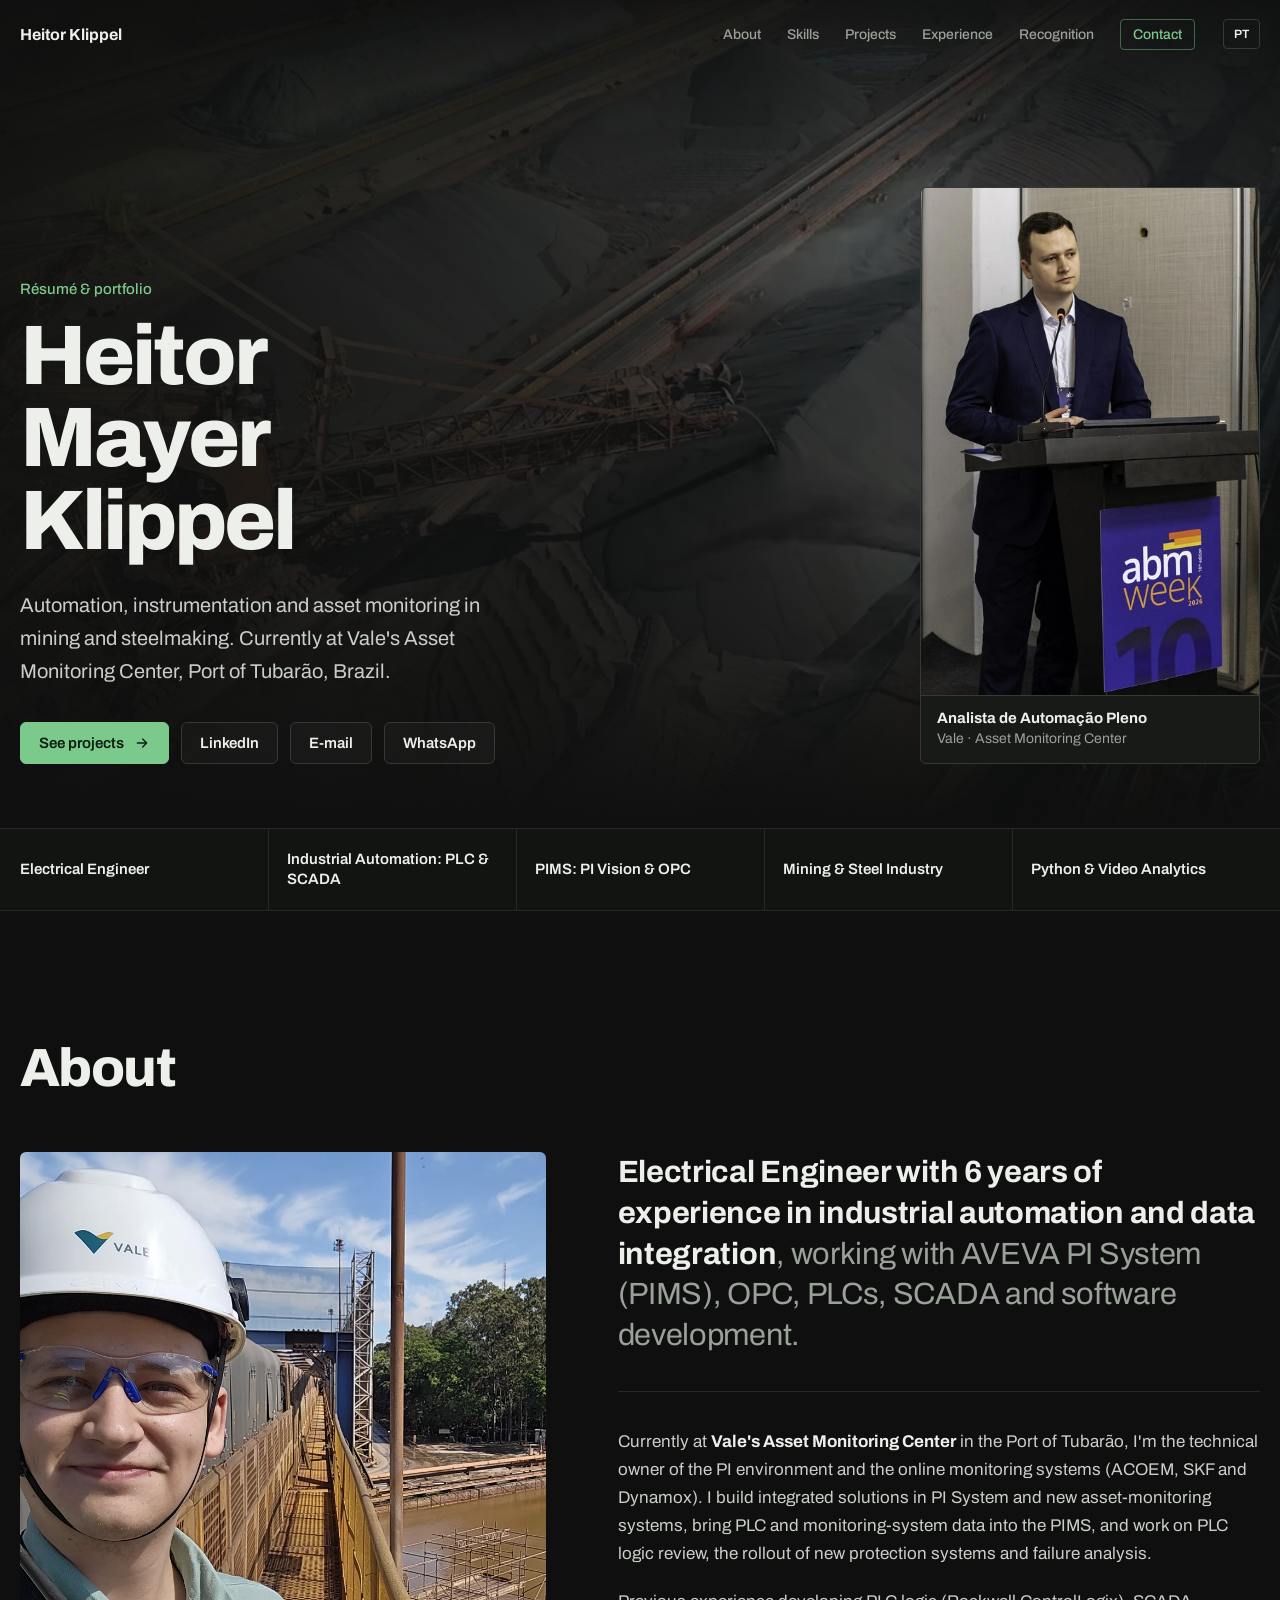
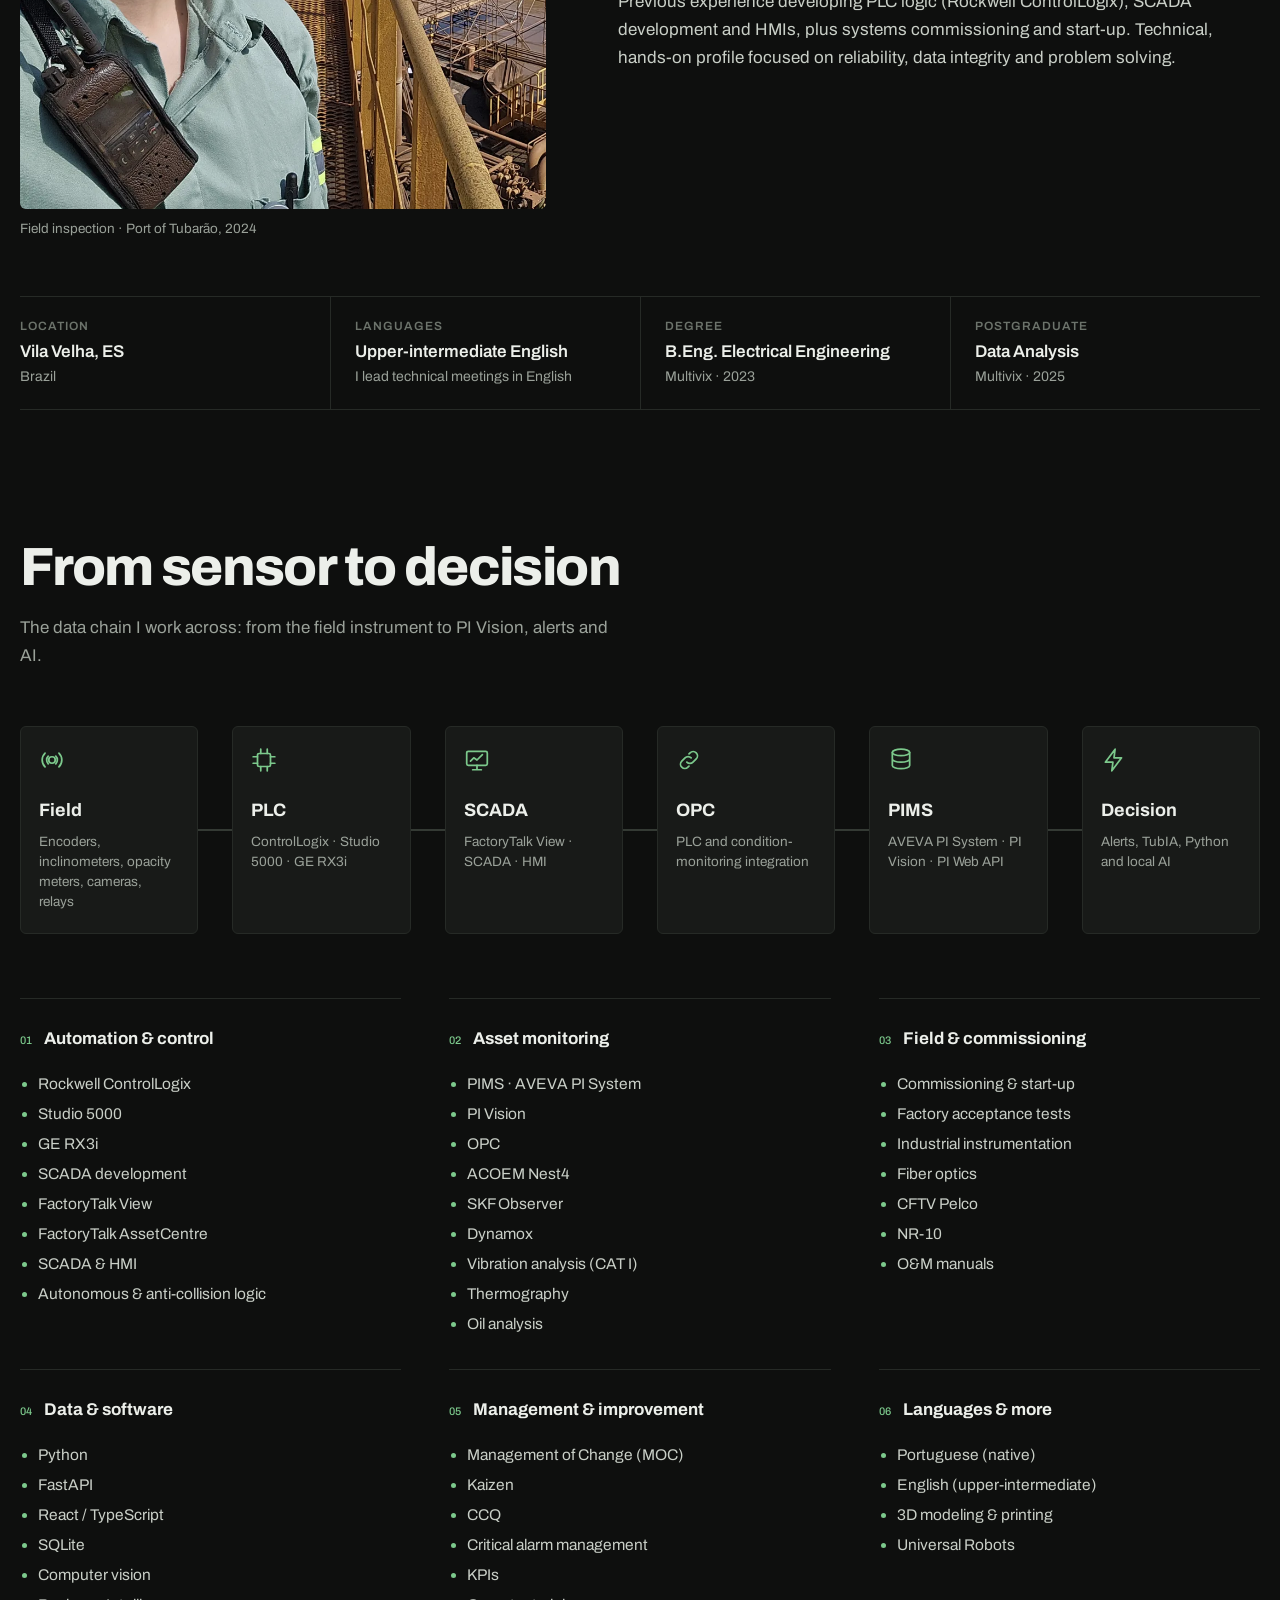
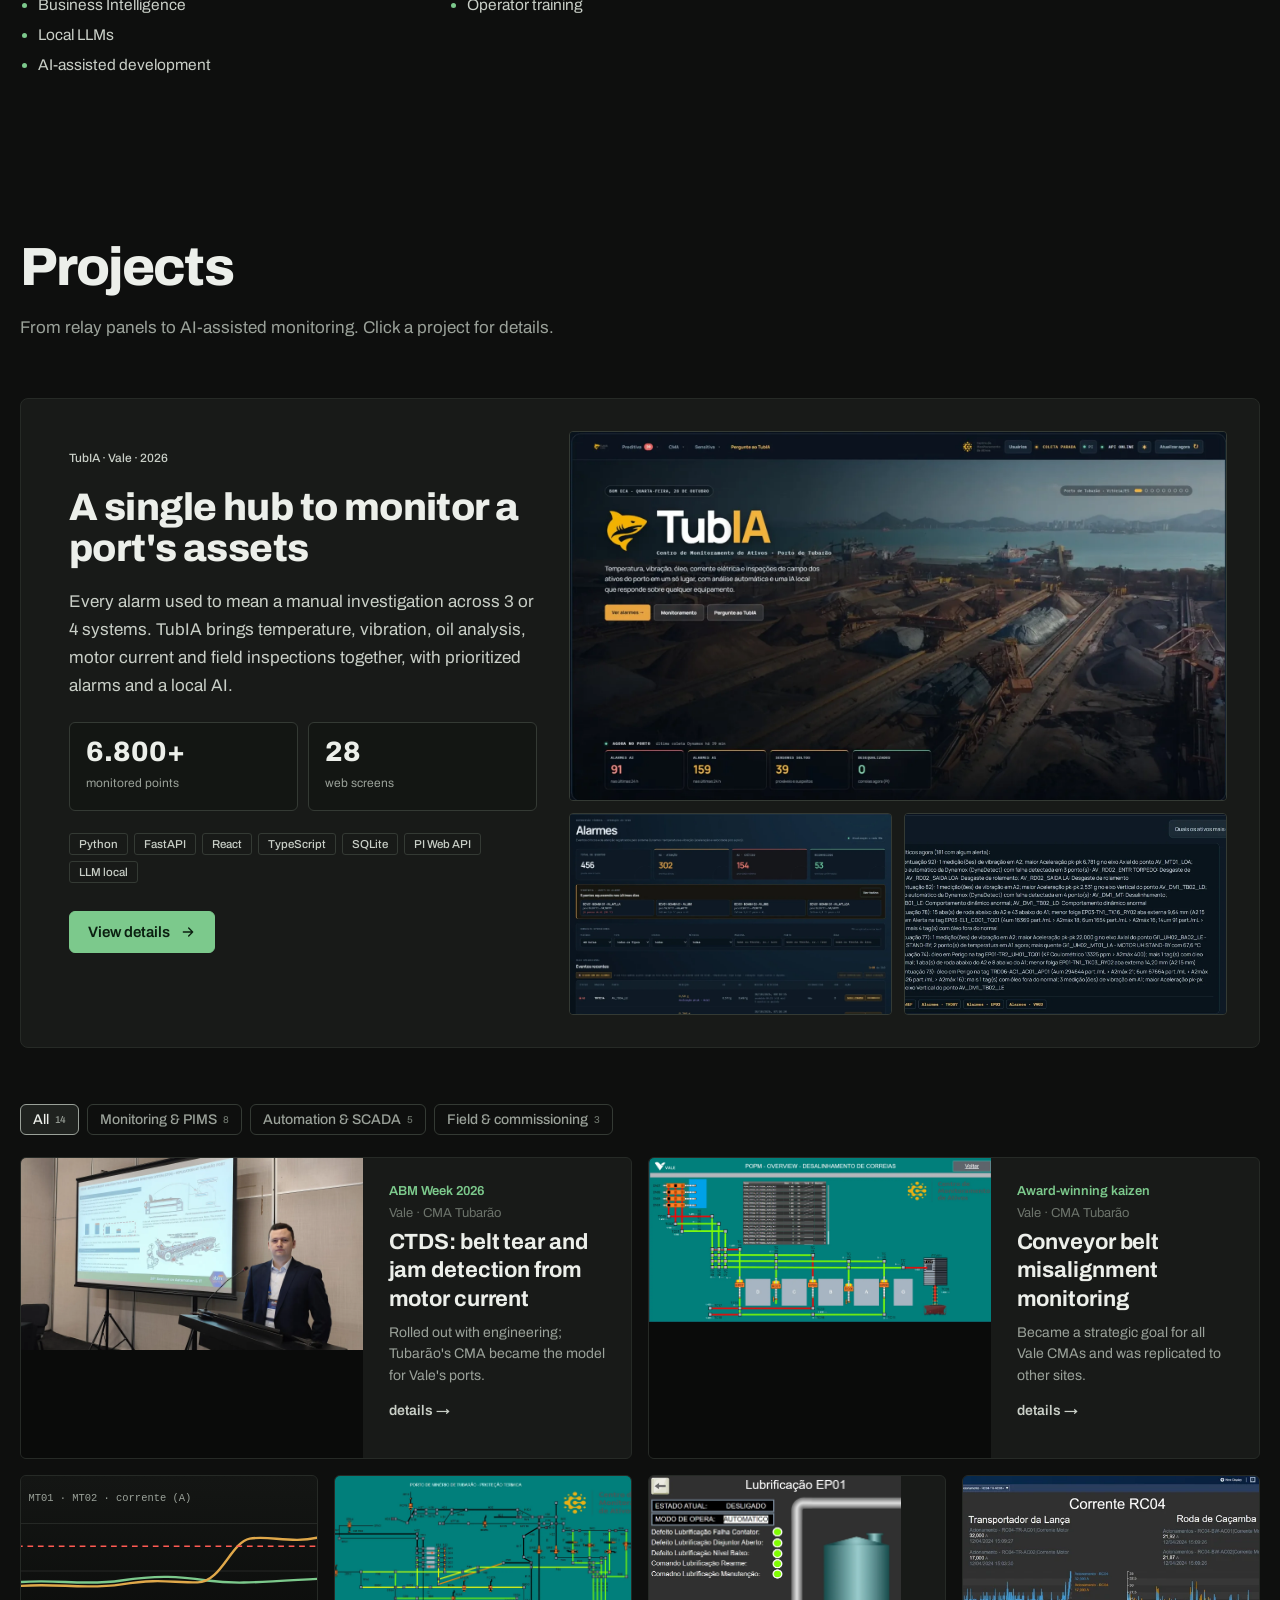
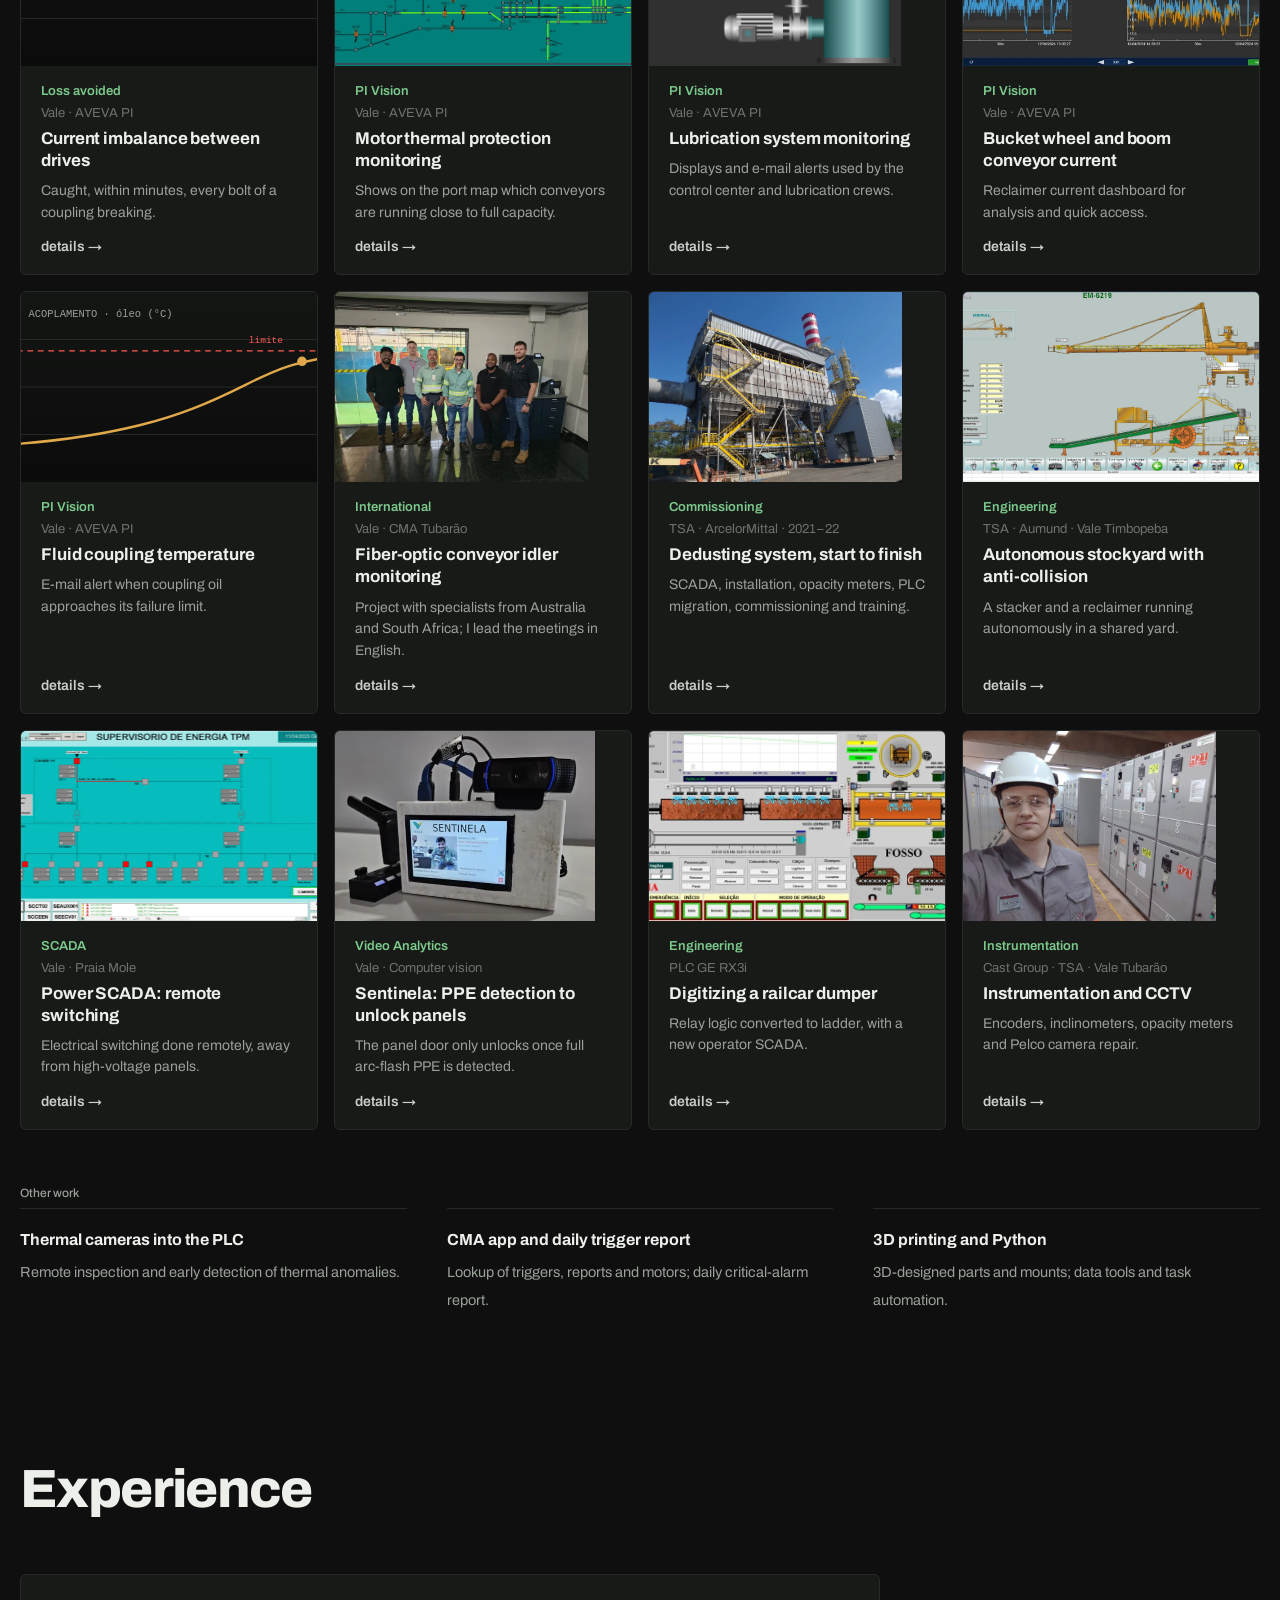
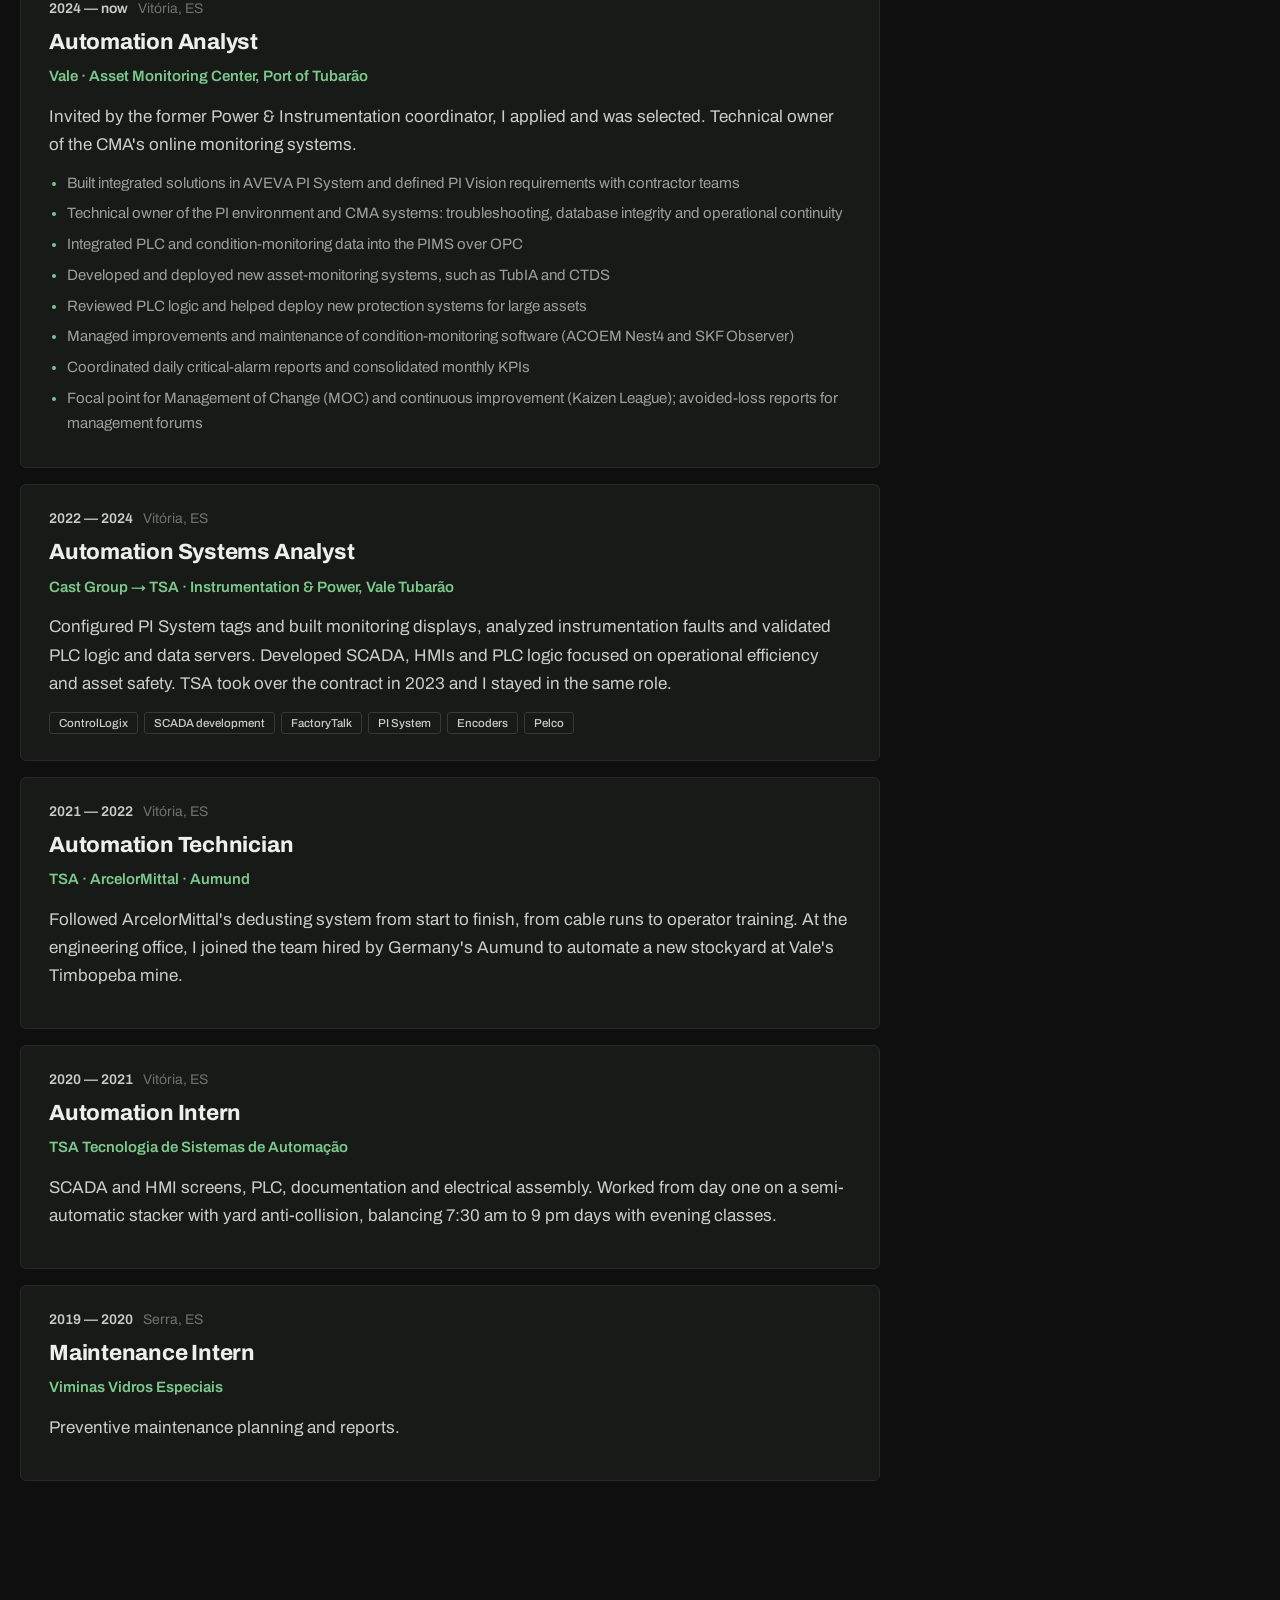
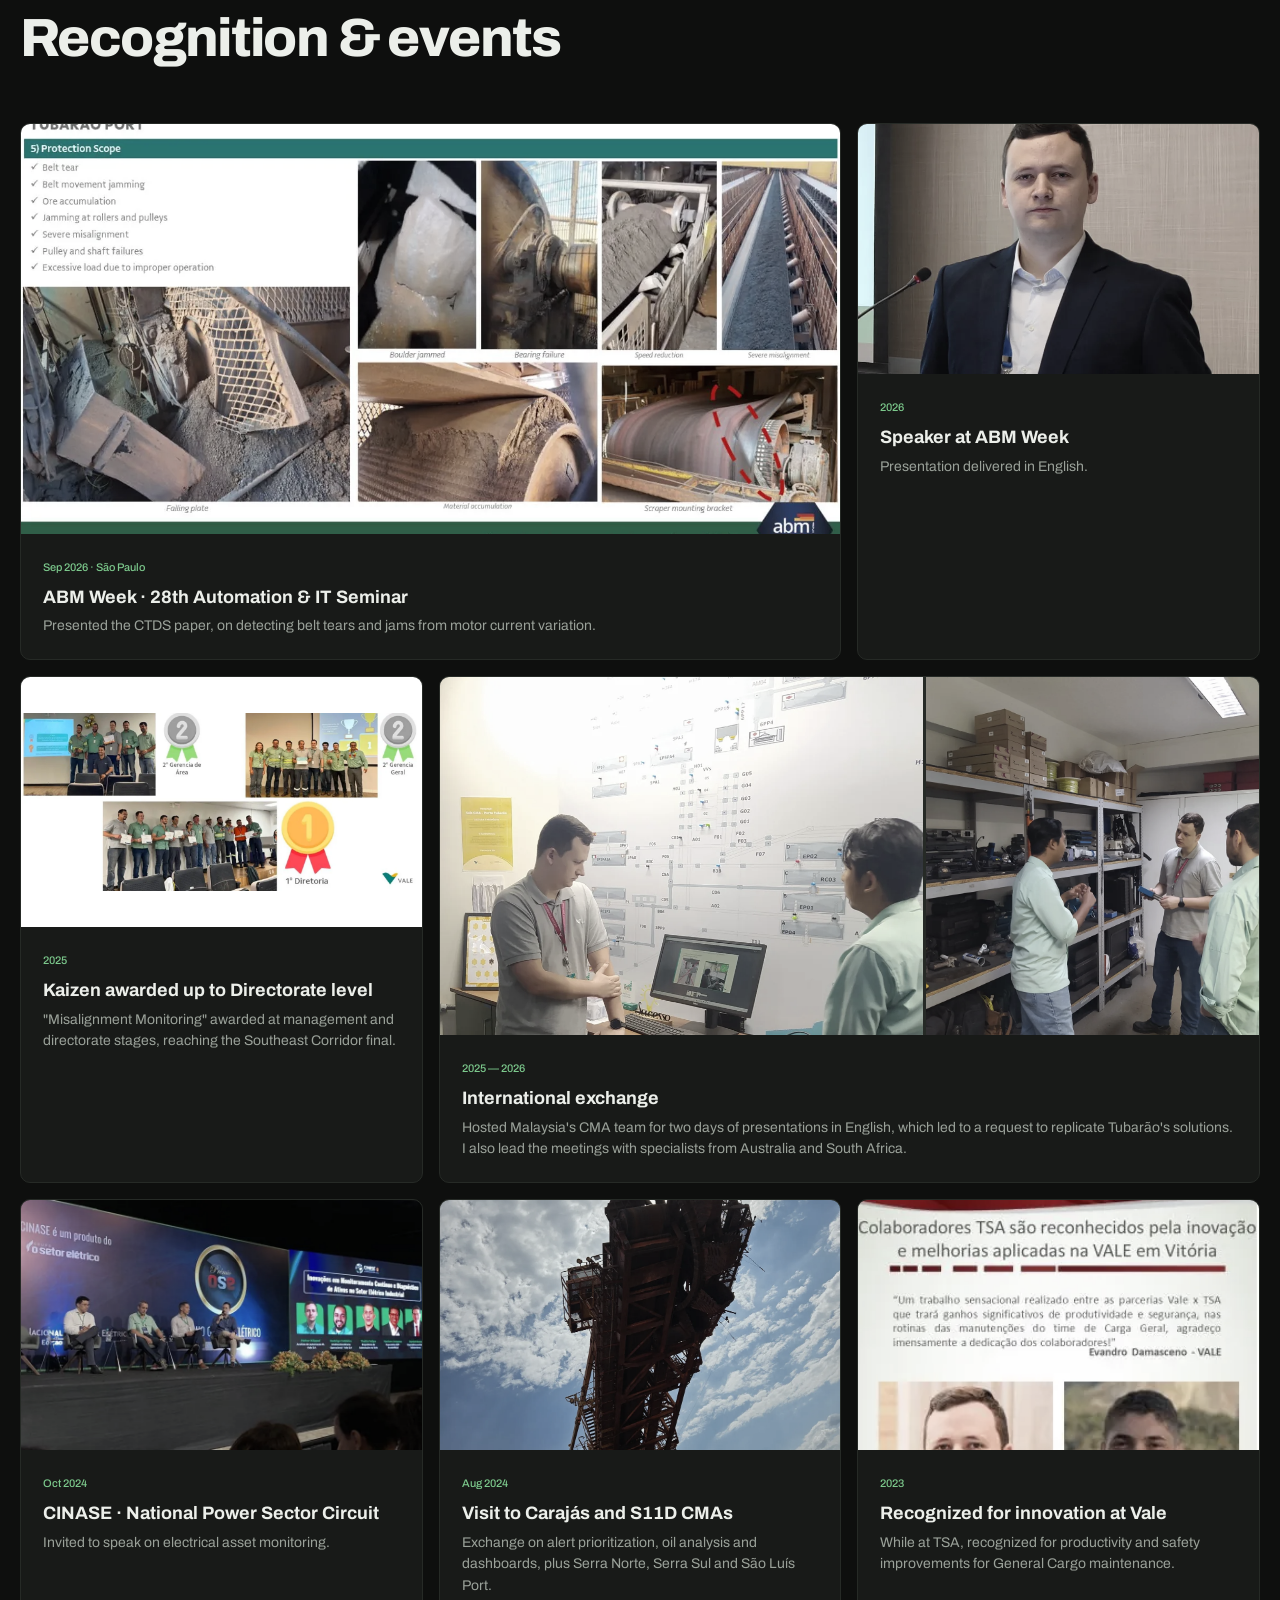
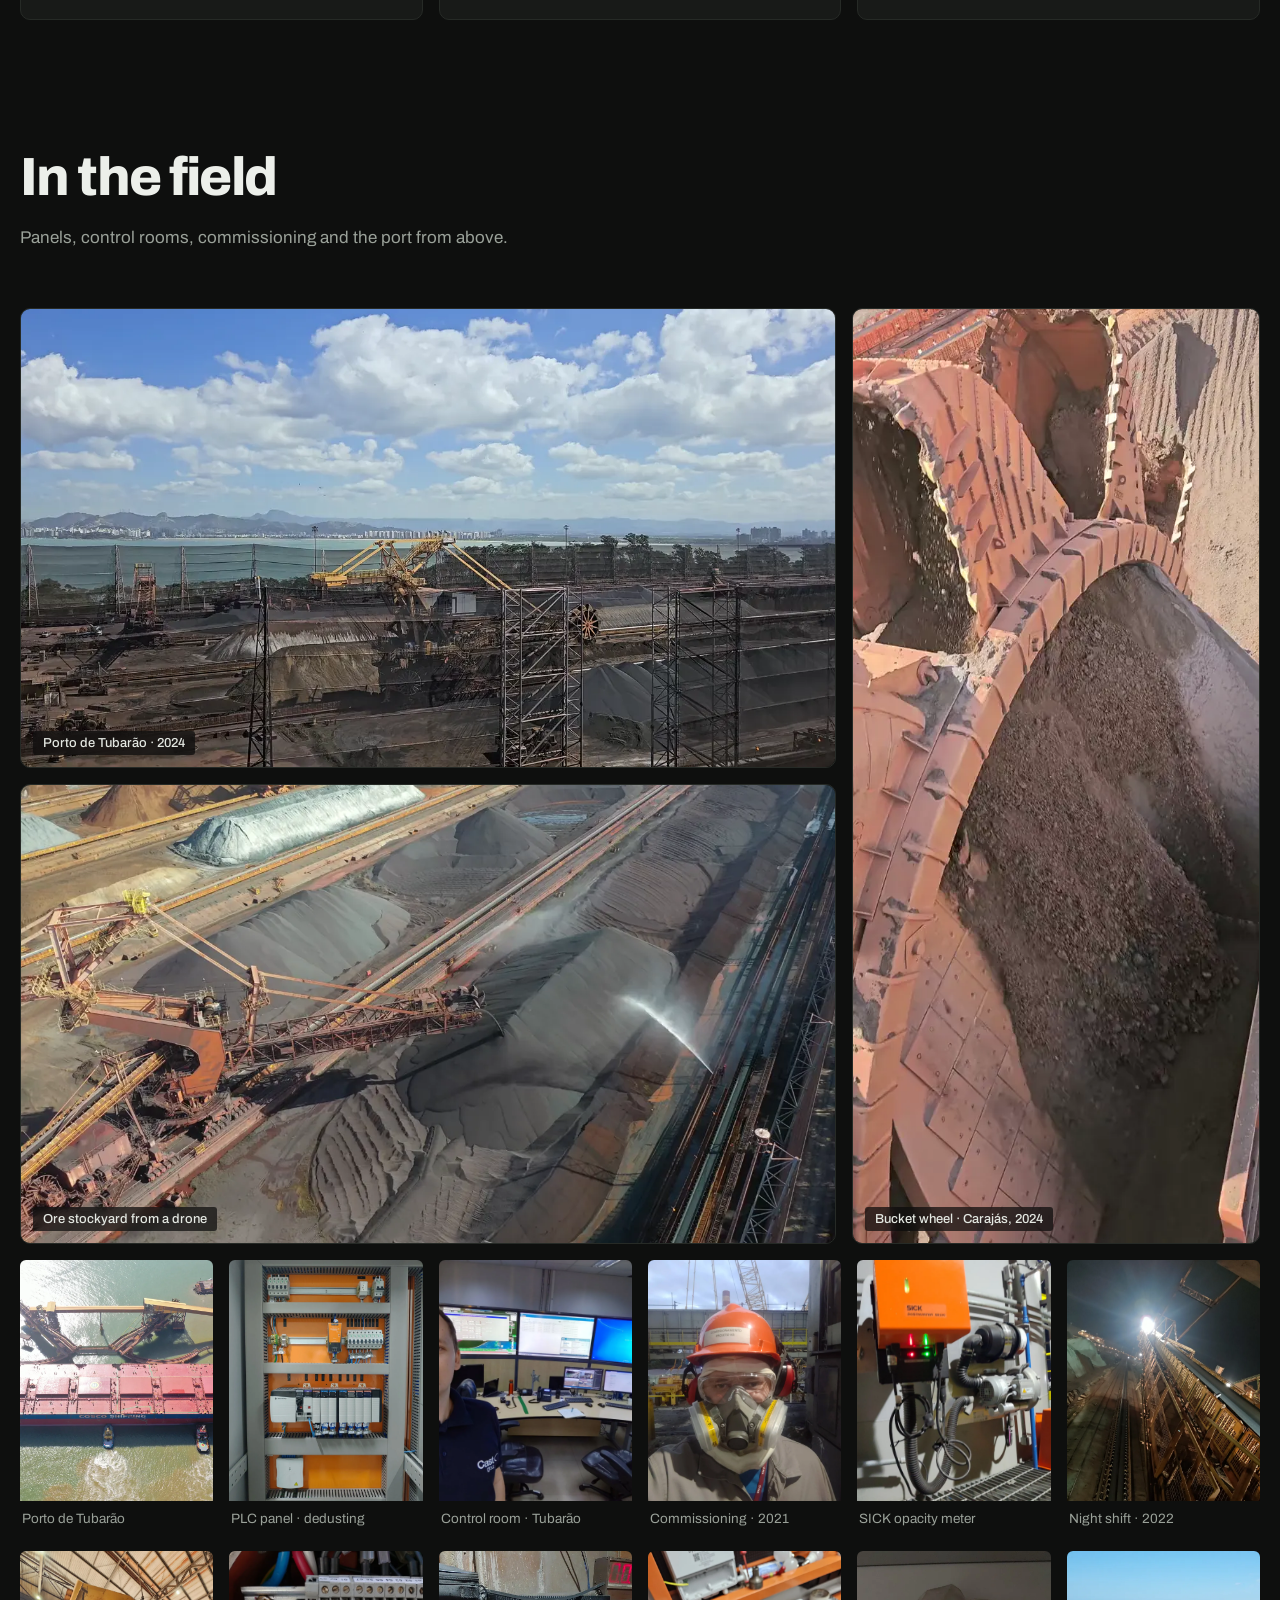
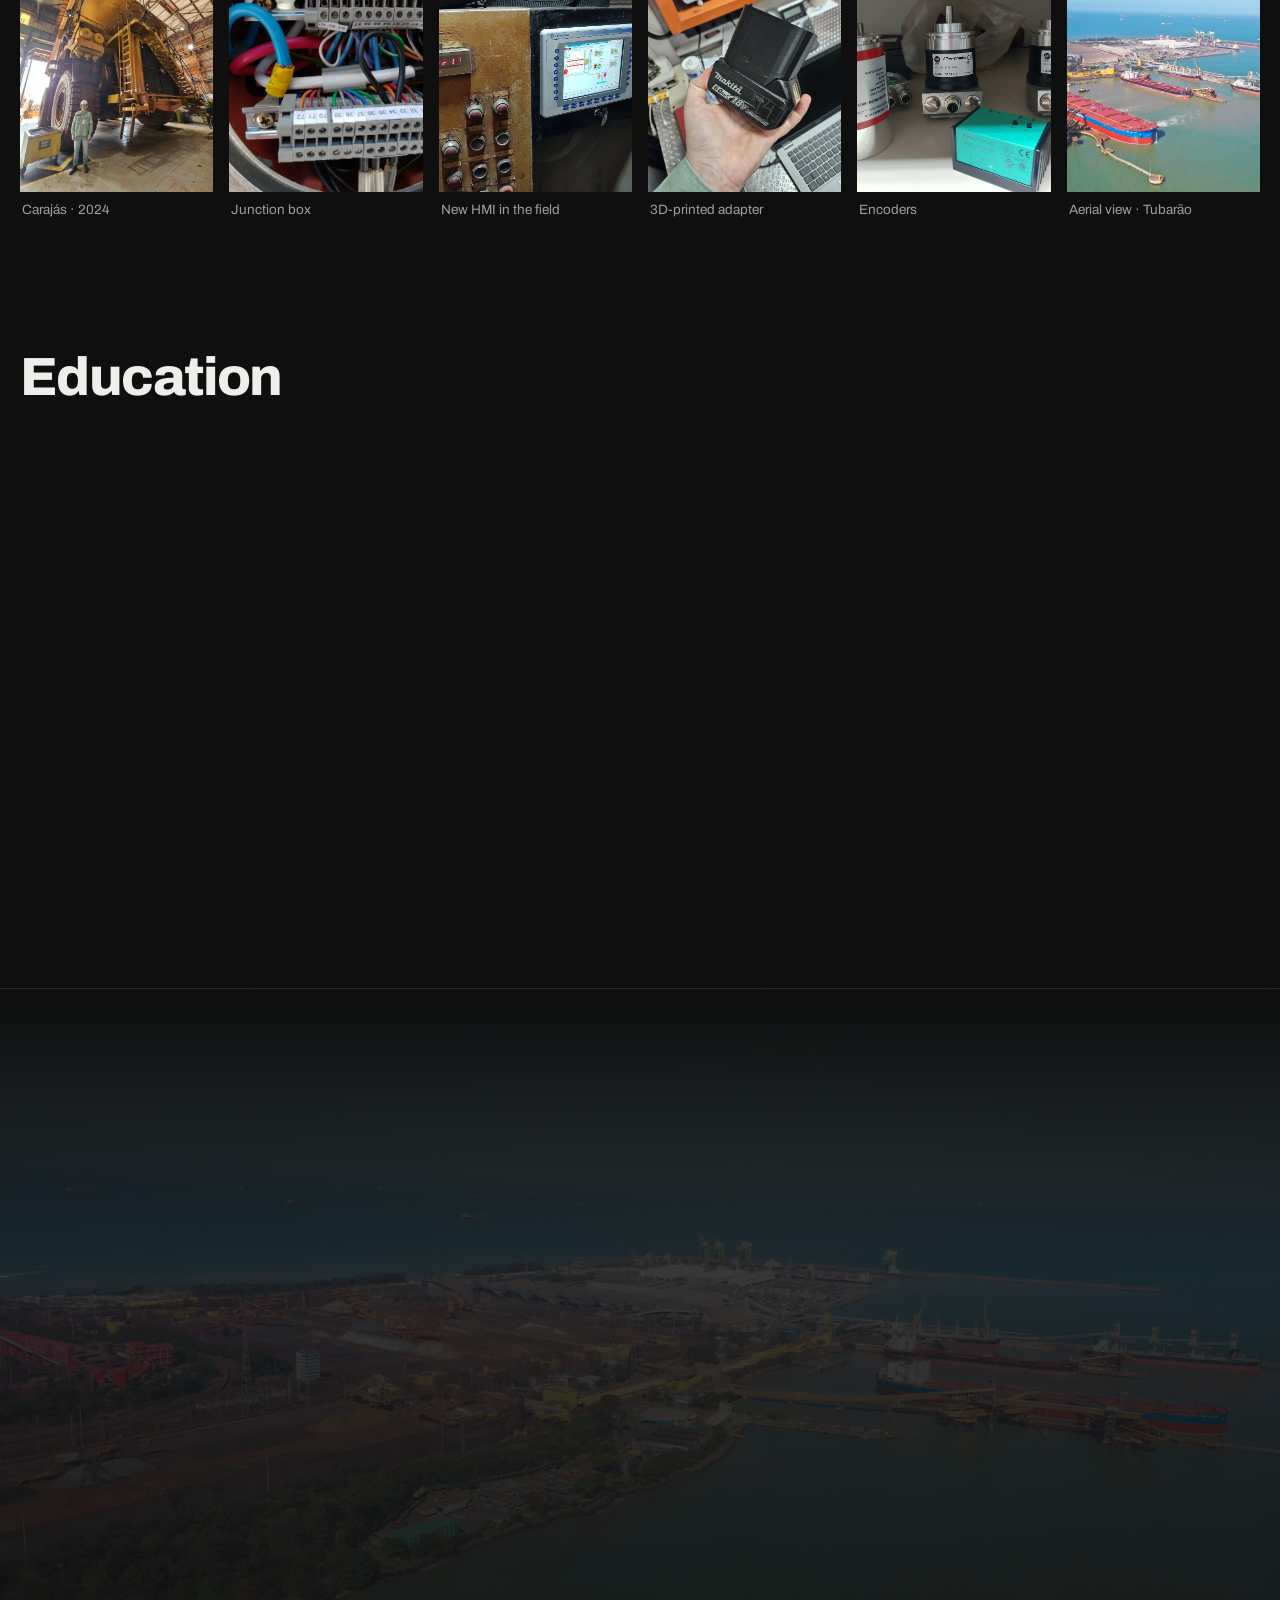
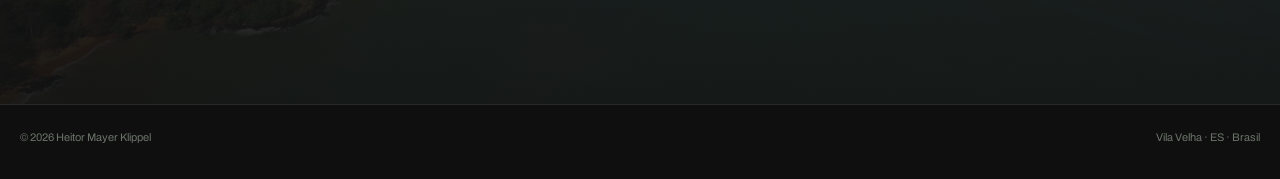
<file: index.html>
<!doctype html>
<html lang="pt-BR" data-lang="pt">
<head>
  <meta charset="utf-8">
  <meta name="viewport" content="width=device-width, initial-scale=1">
  <title>Heitor Klippel · Automação e Monitoramento de Ativos</title>
  <meta name="description" content="Engenheiro Eletricista com 6 anos de experiência em automação industrial e integração de dados: AVEVA PI System (PIMS), PI Vision, OPC, PLC e SCADA. Centro de Monitoramento de Ativos da Vale, Porto de Tubarão (ES).">
  <meta property="og:title" content="Heitor Klippel · Automação e Monitoramento de Ativos">
  <meta property="og:description" content="Engenheiro Eletricista · Automação Industrial: PLC e SCADA · PIMS: PI Vision e OPC · Mineração e Siderurgia.">
  <meta property="og:image" content="img/retrato-abm.webp">
  <meta name="theme-color" content="#0e0f0e">
  <link rel="icon" href="data:image/svg+xml,%3Csvg xmlns='http://www.w3.org/2000/svg' viewBox='0 0 32 32'%3E%3Crect width='32' height='32' rx='6' fill='%2307090d'/%3E%3Ctext x='16' y='22' font-family='Arial' font-weight='900' font-size='15' fill='%23ffb000' text-anchor='middle'%3EHK%3C/text%3E%3C/svg%3E">
  <link rel="preconnect" href="https://fonts.googleapis.com">
  <link rel="preconnect" href="https://fonts.gstatic.com" crossorigin>
  <link href="https://fonts.googleapis.com/css2?family=Archivo:wght@400..800&display=swap" rel="stylesheet">
  <link rel="stylesheet" href="styles.css">
</head>
<body>

<!-- Top bar -->
<header class="top" id="top">
  <div class="wrap">
    <a class="brand" href="#inicio">Heitor Klippel</a>
    <nav class="nav" id="nav">
      <a href="#sobre" data-spy="sobre"><span lang="pt">Sobre</span><span lang="en">About</span></a>
      <a href="#competencias" data-spy="competencias"><span lang="pt">Competências</span><span lang="en">Skills</span></a>
      <a href="#projetos" data-spy="projetos"><span lang="pt">Projetos</span><span lang="en">Projects</span></a>
      <a href="#trajetoria" data-spy="trajetoria"><span lang="pt">Trajetória</span><span lang="en">Experience</span></a>
      <a href="#reconhecimentos" data-spy="reconhecimentos"><span lang="pt">Reconhecimentos</span><span lang="en">Recognition</span></a>
      <a href="#contato" data-spy="contato" class="nav-cta"><span lang="pt">Contato</span><span lang="en">Contact</span></a>
    </nav>
    <button class="lang" id="langBtn" type="button" aria-label="Mudar idioma / Change language">EN</button>
    <button class="menu-btn" id="menuBtn" type="button" aria-label="Menu" aria-expanded="false"><span></span><span></span></button>
  </div>
</header>

<main>

  <!-- ============ HERO ============ -->
  <section class="hero" id="inicio" data-section>
    <video class="hero-video" src="img/loop-patio-drone.mp4" poster="img/loop-patio-drone.webp" autoplay muted loop playsinline aria-hidden="true"></video>
    <div class="hero-shade" aria-hidden="true"></div>

    <div class="wrap hero-inner">
      <div class="hero-copy">
        <p class="eyebrow"><span lang="pt">Currículo e portfólio</span><span lang="en">Résumé &amp; portfolio</span></p>
        <h1 class="name">
          <span class="ln">Heitor</span>
          <span class="ln">Mayer</span>
          <span class="ln">Klippel</span>
        </h1>
        <p class="lead" lang="pt">Automação, instrumentação e monitoramento de ativos em mineração e siderurgia. Hoje no Centro de Monitoramento de Ativos da Vale, no Porto de Tubarão.</p>
        <p class="lead" lang="en">Automation, instrumentation and asset monitoring in mining and steelmaking. Currently at Vale's Asset Monitoring Center, Port of Tubarão, Brazil.</p>
        <div class="cta">
          <a class="btn primary" href="#projetos"><span lang="pt">Ver projetos</span><span lang="en">See projects</span>
            <svg viewBox="0 0 24 24" fill="none" stroke="currentColor" stroke-width="2" stroke-linecap="round" stroke-linejoin="round"><path d="M5 12h14M13 6l6 6-6 6"/></svg></a>
          <a data-umami-event="contato-linkedin" data-umami-event-local="abertura" class="btn ghost" href="https://www.linkedin.com/in/heitor-klippel/" target="_blank" rel="noopener">LinkedIn</a>
          <a data-umami-event="contato-email" data-umami-event-local="abertura" class="btn ghost" href="mailto:heiklippel@gmail.com">E-mail</a>
          <a data-umami-event="contato-whatsapp" data-umami-event-local="abertura" class="btn ghost" href="https://wa.me/5527998448171?text=Ol%C3%A1%2C%20Heitor!%20Vi%20seu%20site." target="_blank" rel="noopener">WhatsApp</a>
        </div>
      </div>

      <figure class="hmi">
        <div class="hmi-body">
          <img src="img/retrato-abm.webp" alt="Heitor Klippel no púlpito da ABM Week 2026" width="480" height="720">
        </div>
        <figcaption class="hmi-tag">
          <b>Analista de Automação Pleno</b>
          <span lang="pt">Vale · CMA Porto de Tubarão</span><span lang="en">Vale · Asset Monitoring Center</span>
        </figcaption>
      </figure>
    </div>

  </section>

  <!-- ============ TICKER ============ -->
  <div class="ticker" aria-label="Áreas de atuação">
    <div class="ticker-track">
      <ul class="ticker-set">
        <li><span lang="pt">Engenheiro Eletricista</span><span lang="en">Electrical Engineer</span></li>
        <li><span lang="pt">Automação Industrial: PLC e SCADA</span><span lang="en">Industrial Automation: PLC &amp; SCADA</span></li>
        <li><span lang="pt">PIMS: PI Vision e OPC</span><span lang="en">PIMS: PI Vision &amp; OPC</span></li>
        <li><span lang="pt">Mineração e Siderurgia</span><span lang="en">Mining &amp; Steel Industry</span></li>
        <li><span lang="pt">Python e Video Analytics</span><span lang="en">Python &amp; Video Analytics</span></li>
      </ul>
    </div>
  </div>

  <!-- ============ 01 ABOUT ============ -->
  <section class="block" id="sobre" data-section>
    <div class="wrap">
      <header class="sec-head reveal">
        <h2><span lang="pt">Sobre</span><span lang="en">About</span></h2>
      </header>

      <div class="about">
        <div class="about-media reveal">
          <figure class="focus">
            <img src="img/campo-porto.webp" alt="Heitor em inspeção de campo no Porto de Tubarão" loading="lazy" width="1600" height="1200">
            <figcaption><span lang="pt">Inspeção de campo · Porto de Tubarão, 2024</span><span lang="en">Field inspection · Port of Tubarão, 2024</span></figcaption>
          </figure>
        </div>

        <div class="about-text reveal">
          <p class="statement" lang="pt"><strong>Engenheiro Eletricista com 6 anos de experiência em automação industrial e integração de dados</strong>, atuando com AVEVA PI System (PIMS), OPC, PLCs, SCADA e desenvolvimento de software.</p>
          <p class="statement" lang="en"><strong>Electrical Engineer with 6 years of experience in industrial automation and data integration</strong>, working with AVEVA PI System (PIMS), OPC, PLCs, SCADA and software development.</p>
          <p lang="pt">Atualmente na <strong>Vale, no Centro de Monitoramento de Ativos</strong> do Porto de Tubarão, sou responsável técnico pela sustentação do ambiente PI e dos sistemas de monitoramento online (ACOEM, SKF e Dynamox). Desenvolvo soluções integradas no PI System e novos sistemas de monitoramento de ativos, integro ao PIMS os dados de PLCs e de sistemas de monitoramento, e atuo na análise de lógicas de PLC, na implantação de novos sistemas de proteção e em análises de falhas.</p>
          <p lang="pt">Experiência anterior em desenvolvimento de lógicas de PLC (Rockwell ControlLogix), desenvolvimento SCADA (supervisórios) e IHMs, além de comissionamento e startup de sistemas. Perfil técnico e hands-on, com foco em confiabilidade, integridade dos dados e solução de problemas.</p>
          <p lang="en">Currently at <strong>Vale's Asset Monitoring Center</strong> in the Port of Tubarão, I'm the technical owner of the PI environment and the online monitoring systems (ACOEM, SKF and Dynamox). I build integrated solutions in PI System and new asset-monitoring systems, bring PLC and monitoring-system data into the PIMS, and work on PLC logic review, the rollout of new protection systems and failure analysis.</p>
          <p lang="en">Previous experience developing PLC logic (Rockwell ControlLogix), SCADA development and HMIs, plus systems commissioning and start-up. Technical, hands-on profile focused on reliability, data integrity and problem solving.</p>
        </div>
      </div>

      <dl class="datasheet reveal">
        <div>
          <dt><span lang="pt">Local</span><span lang="en">Location</span></dt>
          <dd><b>Vila Velha, ES</b><span lang="pt">Brasil</span><span lang="en">Brazil</span></dd>
        </div>
        <div>
          <dt><span lang="pt">Idiomas</span><span lang="en">Languages</span></dt>
          <dd><b lang="pt">Inglês intermediário superior</b><b lang="en">Upper-intermediate English</b><span lang="pt">Conduzo reuniões técnicas em inglês</span><span lang="en">I lead technical meetings in English</span></dd>
        </div>
        <div>
          <dt><span lang="pt">Graduação</span><span lang="en">Degree</span></dt>
          <dd><b lang="pt">Engenharia Elétrica</b><b lang="en">B.Eng. Electrical Engineering</b><span>Multivix · 2023</span></dd>
        </div>
        <div>
          <dt><span lang="pt">Pós-graduação</span><span lang="en">Postgraduate</span></dt>
          <dd><b lang="pt">Análise de Dados</b><b lang="en">Data Analysis</b><span>Multivix · 2025</span></dd>
        </div>
      </dl>
    </div>
  </section>

  <!-- ============ 02 SKILLS / PIPELINE ============ -->
  <section class="block" id="competencias" data-section>
    <div class="wrap">
      <header class="sec-head reveal">
        <h2><span lang="pt">Do sensor à decisão</span><span lang="en">From sensor to decision</span></h2>
        <p lang="pt">A cadeia de dados em que trabalho: do instrumento em campo até o PI Vision, os alertas e a IA.</p>
        <p lang="en">The data chain I work across: from the field instrument to PI Vision, alerts and AI.</p>
      </header>

      <ol class="pipeline reveal">
        <li class="node">
          <span class="node-ix">01</span>
          <svg viewBox="0 0 24 24" fill="none" stroke="currentColor" stroke-width="1.6" stroke-linecap="round" stroke-linejoin="round"><circle cx="12" cy="12" r="3"/><path d="M5.6 5.6a9 9 0 0 0 0 12.8M18.4 5.6a9 9 0 0 1 0 12.8M8.5 8.5a5 5 0 0 0 0 7M15.5 8.5a5 5 0 0 1 0 7"/></svg>
          <h3><span lang="pt">Campo</span><span lang="en">Field</span></h3>
          <p lang="pt">Encoders, inclinômetros, opacímetros, câmeras, relés</p>
          <p lang="en">Encoders, inclinometers, opacity meters, cameras, relays</p>
        </li>
        <li class="pipe" aria-hidden="true"><i></i></li>
        <li class="node">
          <span class="node-ix">02</span>
          <svg viewBox="0 0 24 24" fill="none" stroke="currentColor" stroke-width="1.6" stroke-linecap="round" stroke-linejoin="round"><rect x="6" y="6" width="12" height="12" rx="1.5"/><path d="M9 2v4M15 2v4M9 18v4M15 18v4M2 9h4M2 15h4M18 9h4M18 15h4"/></svg>
          <h3>PLC</h3>
          <p>ControlLogix · Studio 5000 · GE RX3i</p>
        </li>
        <li class="pipe" aria-hidden="true"><i></i></li>
        <li class="node">
          <span class="node-ix">03</span>
          <svg viewBox="0 0 24 24" fill="none" stroke="currentColor" stroke-width="1.6" stroke-linecap="round" stroke-linejoin="round"><rect x="2.5" y="4" width="19" height="13" rx="1.5"/><path d="M8 21h8M12 17v4M6 13l3-3 3 2 5-5"/></svg>
          <h3>SCADA</h3>
          <p lang="pt">FactoryTalk View · supervisórios · IHM</p>
          <p lang="en">FactoryTalk View · SCADA · HMI</p>
        </li>
        <li class="pipe" aria-hidden="true"><i></i></li>
        <li class="node">
          <span class="node-ix">04</span>
          <svg viewBox="0 0 24 24" fill="none" stroke="currentColor" stroke-width="1.6" stroke-linecap="round" stroke-linejoin="round"><path d="M10 14a4 4 0 0 0 5.66 0l3-3a4 4 0 0 0-5.66-5.66l-1 1"/><path d="M14 10a4 4 0 0 0-5.66 0l-3 3a4 4 0 0 0 5.66 5.66l1-1"/></svg>
          <h3>OPC</h3>
          <p lang="pt">Integração de PLCs e sistemas de condição</p>
          <p lang="en">PLC and condition-monitoring integration</p>
        </li>
        <li class="pipe" aria-hidden="true"><i></i></li>
        <li class="node">
          <span class="node-ix">05</span>
          <svg viewBox="0 0 24 24" fill="none" stroke="currentColor" stroke-width="1.6" stroke-linecap="round" stroke-linejoin="round"><ellipse cx="12" cy="5" rx="8" ry="3"/><path d="M4 5v6c0 1.66 3.58 3 8 3s8-1.34 8-3V5M4 11v6c0 1.66 3.58 3 8 3s8-1.34 8-3v-6"/></svg>
          <h3>PIMS</h3>
          <p>AVEVA PI System · PI Vision · PI Web API</p>
        </li>
        <li class="pipe" aria-hidden="true"><i></i></li>
        <li class="node">
          <span class="node-ix">06</span>
          <svg viewBox="0 0 24 24" fill="none" stroke="currentColor" stroke-width="1.6" stroke-linecap="round" stroke-linejoin="round"><path d="M13 2 4 14h7l-1 8 9-12h-7l1-8Z"/></svg>
          <h3><span lang="pt">Decisão</span><span lang="en">Decision</span></h3>
          <p lang="pt">Alertas, TubIA, Python e IA local</p>
          <p lang="en">Alerts, TubIA, Python and local AI</p>
        </li>
      </ol>

      <div class="skills">
        <div class="skill reveal">
          <h3><span class="n">01</span><span lang="pt">Automação e controle</span><span lang="en">Automation &amp; control</span></h3>
          <ul><li>Rockwell ControlLogix</li><li>Studio 5000</li><li>GE RX3i</li><li lang="pt">Desenvolvimento SCADA</li><li lang="en">SCADA development</li><li>FactoryTalk View</li><li>FactoryTalk AssetCentre</li><li lang="pt">Supervisórios e IHM</li><li lang="en">SCADA &amp; HMI</li><li lang="pt">Lógica autônoma e anticolisão</li><li lang="en">Autonomous &amp; anti-collision logic</li></ul>
        </div>
        <div class="skill reveal">
          <h3><span class="n">02</span><span lang="pt">Monitoramento de ativos</span><span lang="en">Asset monitoring</span></h3>
          <ul><li>PIMS · AVEVA PI System</li><li>PI Vision</li><li>OPC</li><li>ACOEM Nest4</li><li>SKF Observer</li><li>Dynamox</li><li lang="pt">Análise de vibração (CATV I)</li><li lang="en">Vibration analysis (CAT I)</li><li lang="pt">Termografia</li><li lang="en">Thermography</li><li lang="pt">Análise de óleo</li><li lang="en">Oil analysis</li></ul>
        </div>
        <div class="skill reveal">
          <h3><span class="n">03</span><span lang="pt">Campo e comissionamento</span><span lang="en">Field &amp; commissioning</span></h3>
          <ul><li lang="pt">Comissionamento e startup</li><li lang="en">Commissioning &amp; start-up</li><li lang="pt">Testes de plataforma</li><li lang="en">Factory acceptance tests</li><li lang="pt">Instrumentação industrial</li><li lang="en">Industrial instrumentation</li><li lang="pt">Fibra óptica</li><li lang="en">Fiber optics</li><li>CFTV Pelco</li><li>NR-10</li><li lang="pt">Manuais de O&amp;M</li><li lang="en">O&amp;M manuals</li></ul>
        </div>
        <div class="skill reveal">
          <h3><span class="n">04</span><span lang="pt">Dados e software</span><span lang="en">Data &amp; software</span></h3>
          <ul><li>Python</li><li>FastAPI</li><li>React / TypeScript</li><li>SQLite</li><li lang="pt">Visão computacional</li><li lang="en">Computer vision</li><li>Business Intelligence</li><li lang="pt">LLM local</li><li lang="en">Local LLMs</li><li lang="pt">Desenvolvimento com IA</li><li lang="en">AI-assisted development</li></ul>
        </div>
        <div class="skill reveal">
          <h3><span class="n">05</span><span lang="pt">Gestão e melhoria</span><span lang="en">Management &amp; improvement</span></h3>
          <ul><li lang="pt">Gestão de Mudanças (MOC)</li><li lang="en">Management of Change (MOC)</li><li>Kaizen</li><li>CCQ</li><li lang="pt">Gestão de alarmes críticos</li><li lang="en">Critical alarm management</li><li lang="pt">Indicadores</li><li lang="en">KPIs</li><li lang="pt">Treinamento de operação</li><li lang="en">Operator training</li></ul>
        </div>
        <div class="skill reveal">
          <h3><span class="n">06</span><span lang="pt">Idiomas e outros</span><span lang="en">Languages &amp; more</span></h3>
          <ul><li lang="pt">Português nativo</li><li lang="en">Portuguese (native)</li><li lang="pt">Inglês intermediário superior</li><li lang="en">English (upper-intermediate)</li><li lang="pt">Modelagem e impressão 3D</li><li lang="en">3D modeling &amp; printing</li><li lang="pt">Robótica Universal Robots</li><li lang="en">Universal Robots</li></ul>
        </div>
      </div>
    </div>
  </section>

  <!-- ============ 03 PROJECTS ============ -->
  <section class="block" id="projetos" data-section>
    <div class="wrap">
      <header class="sec-head reveal">
        <h2><span lang="pt">Projetos</span><span lang="en">Projects</span></h2>
        <p lang="pt">Do painel de relés ao monitoramento com IA. Clique em um projeto para ver os detalhes.</p>
        <p lang="en">From relay panels to AI-assisted monitoring. Click a project for details.</p>
      </header>

      <!-- Featured: TubIA -->
      <article class="feature reveal">
        <div class="feature-txt">
          <p class="kicker">TubIA · Vale · 2026</p>
          <h3><span lang="pt">Uma central única para monitorar os ativos de um porto</span><span lang="en">A single hub to monitor a port's assets</span></h3>
          <p lang="pt">Antes, cada alarme virava uma investigação manual entre 3 ou 4 sistemas. O TubIA junta temperatura, vibração, análise de óleo, corrente dos motores e inspeção de campo no mesmo lugar, com alarmes priorizados e uma IA local.</p>
          <p lang="en">Every alarm used to mean a manual investigation across 3 or 4 systems. TubIA brings temperature, vibration, oil analysis, motor current and field inspections together, with prioritized alarms and a local AI.</p>
          <div class="mini-stats">
            <div><b>6.800+</b><span lang="pt">pontos monitorados</span><span lang="en">monitored points</span></div>
            <div><b>28</b><span lang="pt">telas no navegador</span><span lang="en">web screens</span></div>
          </div>
          <ul class="chips"><li>Python</li><li>FastAPI</li><li>React</li><li>TypeScript</li><li>SQLite</li><li>PI Web API</li><li>LLM local</li></ul>
          <button class="btn primary" type="button" data-proj="tubia"><span lang="pt">Ver detalhes</span><span lang="en">View details</span>
            <svg viewBox="0 0 24 24" fill="none" stroke="currentColor" stroke-width="2" stroke-linecap="round" stroke-linejoin="round"><path d="M5 12h14M13 6l6 6-6 6"/></svg></button>
        </div>
        <div class="feature-stage" id="stage">
          <img class="scr main" src="img/tubia-home.webp" alt="Tela inicial do TubIA" loading="lazy" data-cap="TubIA · tela inicial">
          <img class="scr s1" src="img/tubia-alarmes.webp" alt="Alarmes priorizados no TubIA" loading="lazy" data-cap="TubIA · alarmes priorizados">
          <img class="scr s2" src="img/tubia-ia.webp" alt="Pergunte ao TubIA, IA local" loading="lazy" data-cap="TubIA · Pergunte ao TubIA (IA local)">
        </div>
      </article>

      <!-- Filters -->
      <div class="filters reveal" role="group" aria-label="Filtrar projetos">
        <button type="button" class="on" data-filter="all"><span lang="pt">Todos</span><span lang="en">All</span><em></em></button>
        <button type="button" data-filter="mon"><span lang="pt">Monitoramento e PIMS</span><span lang="en">Monitoring &amp; PIMS</span><em></em></button>
        <button type="button" data-filter="aut"><span lang="pt">Automação e SCADA</span><span lang="en">Automation &amp; SCADA</span><em></em></button>
        <button type="button" data-filter="campo"><span lang="pt">Campo e comissionamento</span><span lang="en">Field &amp; commissioning</span><em></em></button>
      </div>

      <div class="bento" id="bento">
        <button class="card big reveal" type="button" data-proj="ctds" data-cat="mon">
          <div class="thumb"><img src="img/hero-abm.webp" alt="" loading="lazy"></div>
          <div class="body">
            <span class="badge">ABM Week 2026</span>
            <div class="where">Vale · CMA Tubarão</div>
            <h3><span lang="pt">CTDS: rasgo e travamento de correia pela corrente do motor</span><span lang="en">CTDS: belt tear and jam detection from motor current</span></h3>
            <p lang="pt">Implantação com a engenharia; o CMA de Tubarão virou modelo para os portos.</p>
            <p lang="en">Rolled out with engineering; Tubarão's CMA became the model for Vale's ports.</p>
            <span class="more"><span lang="pt">detalhes</span><span lang="en">details</span> →</span>
          </div>
        </button>

        <button class="card big reveal" type="button" data-proj="desalinhamento" data-cat="mon">
          <div class="thumb"><img src="img/desalinhamento.webp" alt="" loading="lazy"></div>
          <div class="body">
            <span class="badge"><span lang="pt">Kaizen premiado</span><span lang="en">Award-winning kaizen</span></span>
            <div class="where">Vale · CMA Tubarão</div>
            <h3><span lang="pt">Monitoramento de desalinhamento de correias</span><span lang="en">Conveyor belt misalignment monitoring</span></h3>
            <p lang="pt">Virou meta estratégica para todos os CMAs da Vale e foi replicado em outros sites.</p>
            <p lang="en">Became a strategic goal for all Vale CMAs and was replicated to other sites.</p>
            <span class="more"><span lang="pt">detalhes</span><span lang="en">details</span> →</span>
          </div>
        </button>

        <button class="card reveal" type="button" data-proj="desbalanceamento" data-cat="mon">
          <div class="thumb graphic" aria-hidden="true">
            <svg viewBox="0 0 320 200" preserveAspectRatio="xMidYMid slice">
              <g stroke="#262a26" stroke-width="1"><path d="M0 50H320M0 100H320M0 150H320"/></g>
              <path class="trace" d="M0 112 C40 108 70 116 110 110 S170 106 200 110 S250 112 320 108" fill="none" stroke="#7cc98c" stroke-width="2.5"/>
              <path class="trace" d="M0 116 C40 112 70 120 110 114 S160 112 190 112 C215 112 225 70 245 66 S290 72 320 64" fill="none" stroke="#e0a84a" stroke-width="2.5"/>
              <path d="M0 74H320" stroke="#ff5a52" stroke-width="1.5" stroke-dasharray="6 5"/>
              <text x="12" y="26" fill="#9aa199" font-family="JetBrains Mono, monospace" font-size="11">MT01 · MT02 · corrente (A)</text>
            </svg>
          </div>
          <div class="body">
            <span class="badge"><span lang="pt">Perda evitada</span><span lang="en">Loss avoided</span></span>
            <div class="where">Vale · AVEVA PI</div>
            <h3><span lang="pt">Desbalanceamento de corrente entre acionamentos</span><span lang="en">Current imbalance between drives</span></h3>
            <p lang="pt">Detectou em minutos a quebra de todos os parafusos de um acoplamento.</p>
            <p lang="en">Caught, within minutes, every bolt of a coupling breaking.</p>
            <span class="more"><span lang="pt">detalhes</span><span lang="en">details</span> →</span>
          </div>
        </button>

        <button class="card reveal" type="button" data-proj="protecao" data-cat="mon">
          <div class="thumb"><img src="img/pi-protecao-termica.webp" alt="" loading="lazy"></div>
          <div class="body">
            <span class="badge">PI Vision</span>
            <div class="where">Vale · AVEVA PI</div>
            <h3><span lang="pt">Monitoramento de proteção térmica dos motores</span><span lang="en">Motor thermal protection monitoring</span></h3>
            <p lang="pt">Mostra no mapa do porto quais correias estão operando perto da capacidade máxima.</p>
            <p lang="en">Shows on the port map which conveyors are running close to full capacity.</p>
            <span class="more"><span lang="pt">detalhes</span><span lang="en">details</span> →</span>
          </div>
        </button>

        <button class="card reveal" type="button" data-proj="lubrificacao" data-cat="mon">
          <div class="thumb"><img src="img/pi-lubrificacao-ep01.webp" alt="" loading="lazy"></div>
          <div class="body">
            <span class="badge">PI Vision</span>
            <div class="where">Vale · AVEVA PI</div>
            <h3><span lang="pt">Monitoramento dos sistemas de lubrificação</span><span lang="en">Lubrication system monitoring</span></h3>
            <p lang="pt">Telas e alertas por e-mail usados pelo CCM e pela Lubrificação nas inspeções.</p>
            <p lang="en">Displays and e-mail alerts used by the control center and lubrication crews.</p>
            <span class="more"><span lang="pt">detalhes</span><span lang="en">details</span> →</span>
          </div>
        </button>

        <button class="card reveal" type="button" data-proj="corrente" data-cat="mon">
          <div class="thumb"><img src="img/pi-corrente-rc-tl.webp" alt="" loading="lazy"></div>
          <div class="body">
            <span class="badge">PI Vision</span>
            <div class="where">Vale · AVEVA PI</div>
            <h3><span lang="pt">Corrente da roda de caçamba e da lança</span><span lang="en">Bucket wheel and boom conveyor current</span></h3>
            <p lang="pt">Dashboard de corrente das recuperadoras para análise e acesso rápido.</p>
            <p lang="en">Reclaimer current dashboard for analysis and quick access.</p>
            <span class="more"><span lang="pt">detalhes</span><span lang="en">details</span> →</span>
          </div>
        </button>

        <button class="card reveal" type="button" data-proj="acoplamento" data-cat="mon">
          <div class="thumb graphic" aria-hidden="true">
            <svg viewBox="0 0 320 200" preserveAspectRatio="xMidYMid slice">
              <g stroke="#262a26" stroke-width="1"><path d="M0 50H320M0 100H320M0 150H320"/></g>
              <path d="M0 62H320" stroke="#ff5a52" stroke-width="1.5" stroke-dasharray="6 5"/>
              <path class="trace" d="M0 160 C50 156 90 150 130 140 S200 118 240 98 S290 76 320 70" fill="none" stroke="#e0a84a" stroke-width="2.5"/>
              <circle cx="300" cy="73" r="5" fill="#e0a84a"/>
              <text x="12" y="26" fill="#9aa199" font-family="JetBrains Mono, monospace" font-size="11">ACOPLAMENTO · óleo (°C)</text>
              <text x="244" y="54" fill="#ff5a52" font-family="JetBrains Mono, monospace" font-size="10">limite</text>
            </svg>
          </div>
          <div class="body">
            <span class="badge">PI Vision</span>
            <div class="where">Vale · AVEVA PI</div>
            <h3><span lang="pt">Temperatura de acoplamento hidráulico</span><span lang="en">Fluid coupling temperature</span></h3>
            <p lang="pt">Alerta por e-mail quando o óleo do acoplamento se aproxima do limite de falha.</p>
            <p lang="en">E-mail alert when coupling oil approaches its failure limit.</p>
            <span class="more"><span lang="pt">detalhes</span><span lang="en">details</span> →</span>
          </div>
        </button>

        <button class="card reveal" type="button" data-proj="fibra" data-cat="mon campo">
          <div class="thumb"><img src="img/fibra-equipe.webp" alt="" loading="lazy" style="object-position:center 40%"></div>
          <div class="body">
            <span class="badge"><span lang="pt">Internacional</span><span lang="en">International</span></span>
            <div class="where">Vale · CMA Tubarão</div>
            <h3><span lang="pt">Monitoramento de rolos de correia por fibra óptica</span><span lang="en">Fiber-optic conveyor idler monitoring</span></h3>
            <p lang="pt">Projeto com especialistas da Austrália e da África do Sul; conduzo as reuniões em inglês.</p>
            <p lang="en">Project with specialists from Australia and South Africa; I lead the meetings in English.</p>
            <span class="more"><span lang="pt">detalhes</span><span lang="en">details</span> →</span>
          </div>
        </button>

        <button class="card reveal" type="button" data-proj="despoeiramento" data-cat="aut campo">
          <div class="thumb"><img src="img/desp-planta.webp" alt="" loading="lazy"></div>
          <div class="body">
            <span class="badge"><span lang="pt">Comissionamento</span><span lang="en">Commissioning</span></span>
            <div class="where">TSA · ArcelorMittal · 2021–22</div>
            <h3><span lang="pt">Sistema de despoeiramento, do início ao fim</span><span lang="en">Dedusting system, start to finish</span></h3>
            <p lang="pt">Supervisório, montagem, opacímetros, migração de PLC, comissionamento e treinamento.</p>
            <p lang="en">SCADA, installation, opacity meters, PLC migration, commissioning and training.</p>
            <span class="more"><span lang="pt">detalhes</span><span lang="en">details</span> →</span>
          </div>
        </button>

        <button class="card reveal" type="button" data-proj="empilhadeira" data-cat="aut">
          <div class="thumb"><img src="img/empilhadeira-supervisorio.webp" alt="" loading="lazy"></div>
          <div class="body">
            <span class="badge"><span lang="pt">Engenharia</span><span lang="en">Engineering</span></span>
            <div class="where">TSA · Aumund · Vale Timbopeba</div>
            <h3><span lang="pt">Pátio autônomo com sistema anticolisão</span><span lang="en">Autonomous stockyard with anti-collision</span></h3>
            <p lang="pt">Empilhadeira e recuperadora operando de forma autônoma no mesmo pátio.</p>
            <p lang="en">A stacker and a reclaimer running autonomously in a shared yard.</p>
            <span class="more"><span lang="pt">detalhes</span><span lang="en">details</span> →</span>
          </div>
        </button>

        <button class="card reveal" type="button" data-proj="energia" data-cat="aut">
          <div class="thumb"><img src="img/energia-supervisorio.webp" alt="" loading="lazy"></div>
          <div class="body">
            <span class="badge">SCADA</span>
            <div class="where">Vale · Praia Mole</div>
            <h3><span lang="pt">Supervisório de Energia: manobras remotas</span><span lang="en">Power SCADA: remote switching</span></h3>
            <p lang="pt">Manobras elétricas feitas à distância, longe dos painéis de alta tensão.</p>
            <p lang="en">Electrical switching done remotely, away from high-voltage panels.</p>
            <span class="more"><span lang="pt">detalhes</span><span lang="en">details</span> →</span>
          </div>
        </button>

        <button class="card reveal" type="button" data-proj="sentinela" data-cat="aut">
          <div class="thumb"><img src="img/sentinela-2.webp" alt="" loading="lazy"></div>
          <div class="body">
            <span class="badge">Video Analytics</span>
            <div class="where"><span lang="pt">Vale · Visão computacional</span><span lang="en">Vale · Computer vision</span></div>
            <h3><span lang="pt">Sentinela: detecção de EPI para liberar painéis</span><span lang="en">Sentinela: PPE detection to unlock panels</span></h3>
            <p lang="pt">A porta do painel só abre com a vestimenta completa de EPI identificada.</p>
            <p lang="en">The panel door only unlocks once full arc-flash PPE is detected.</p>
            <span class="more"><span lang="pt">detalhes</span><span lang="en">details</span> →</span>
          </div>
        </button>

        <button class="card reveal" type="button" data-proj="virador" data-cat="aut">
          <div class="thumb"><img src="img/virador-supervisorio.webp" alt="" loading="lazy"></div>
          <div class="body">
            <span class="badge"><span lang="pt">Engenharia</span><span lang="en">Engineering</span></span>
            <div class="where">PLC GE RX3i</div>
            <h3><span lang="pt">Digitalização de um virador de vagões</span><span lang="en">Digitizing a railcar dumper</span></h3>
            <p lang="pt">Lógica a relé convertida em ladder, com supervisório para operação.</p>
            <p lang="en">Relay logic converted to ladder, with a new operator SCADA.</p>
            <span class="more"><span lang="pt">detalhes</span><span lang="en">details</span> →</span>
          </div>
        </button>

        <button class="card reveal" type="button" data-proj="instrumentacao" data-cat="campo">
          <div class="thumb"><img src="img/inst-sala-eletrica.webp" alt="" loading="lazy" style="object-position:30% center"></div>
          <div class="body">
            <span class="badge"><span lang="pt">Instrumentação</span><span lang="en">Instrumentation</span></span>
            <div class="where">Cast Group · TSA · Vale Tubarão</div>
            <h3><span lang="pt">Instrumentação e CFTV</span><span lang="en">Instrumentation and CCTV</span></h3>
            <p lang="pt">Encoders, inclinômetros, opacímetros e reparo de câmeras Pelco.</p>
            <p lang="en">Encoders, inclinometers, opacity meters and Pelco camera repair.</p>
            <span class="more"><span lang="pt">detalhes</span><span lang="en">details</span> →</span>
          </div>
        </button>
      </div>

      <div class="others reveal">
        <h3><span lang="pt">Outras entregas</span><span lang="en">Other work</span></h3>
        <div><b><span lang="pt">Câmeras termográficas no PLC</span><span lang="en">Thermal cameras into the PLC</span></b><span lang="pt">Inspeção remota e detecção antecipada de anomalias térmicas.</span><span lang="en">Remote inspection and early detection of thermal anomalies.</span></div>
        <div><b><span lang="pt">Aplicativo e relatório D-1 do CMA</span><span lang="en">CMA app and daily trigger report</span></b><span lang="pt">Consulta a gatilhos, laudos e motores; relatório diário de alarmes críticos.</span><span lang="en">Lookup of triggers, reports and motors; daily critical-alarm report.</span></div>
        <div><b><span lang="pt">Impressão 3D e Python</span><span lang="en">3D printing and Python</span></b><span lang="pt">Peças e suportes projetados em 3D; ferramentas de dados e automação de tarefas.</span><span lang="en">3D-designed parts and mounts; data tools and task automation.</span></div>
      </div>
    </div>
  </section>

  <!-- ============ 04 EXPERIENCE ============ -->
  <section class="block" id="trajetoria" data-section>
    <div class="wrap">
      <header class="sec-head reveal">
        <h2><span lang="pt">Trajetória</span><span lang="en">Experience</span></h2>
      </header>

      <div class="journey">

        <div class="jobs">

          <article class="job now" data-y1="2024" data-y2="hoje|now" data-org="Vale">
            <div class="when"><b>2024 — <span lang="pt">hoje</span><span lang="en">now</span></b>Vitória, ES</div>
            <h3><span lang="pt">Analista de Automação Pleno</span><span lang="en">Automation Analyst</span></h3>
            <div class="org">Vale · <span lang="pt">Centro de Monitoramento de Ativos, Porto de Tubarão</span><span lang="en">Asset Monitoring Center, Port of Tubarão</span></div>
            <p lang="pt">Convidado pelo antigo coordenador de Energia e Instrumentação, concorri e fui aprovado para a vaga. Responsável técnico pela sustentação dos sistemas de monitoramento online do CMA.</p>
            <p lang="en">Invited by the former Power &amp; Instrumentation coordinator, I applied and was selected. Technical owner of the CMA's online monitoring systems.</p>
            <ul lang="pt">
              <li>Desenvolvimento de soluções integradas no AVEVA PI System e definição de demandas de PI Vision junto a equipes terceirizadas</li>
              <li>Responsável técnico pela sustentação do ambiente PI e dos sistemas do CMA, com troubleshooting, integridade dos bancos de dados e continuidade operacional</li>
              <li>Integração de dados de PLCs e sistemas de monitoramento de condição ao PIMS via OPC</li>
              <li>Desenvolvimento e implantação de novos sistemas de monitoramento de ativos, como o TubIA e o CTDS</li>
              <li>Análise de lógicas de PLC e participação na implantação de novos sistemas de proteção de ativos de grande porte</li>
              <li>Gestão de melhorias e manutenção em softwares de monitoramento de condição (ACOEM Nest4 e SKF Observer)</li>
              <li>Coordenação dos relatórios diários de alarmes críticos e consolidação de indicadores mensais</li>
              <li>Ponto focal de Gestão de Mudanças (MOC) e de melhoria contínua (Liga Kaizen); relatórios de perdas evitadas em fóruns gerenciais</li>
            </ul>
            <ul lang="en">
              <li>Built integrated solutions in AVEVA PI System and defined PI Vision requirements with contractor teams</li>
              <li>Technical owner of the PI environment and CMA systems: troubleshooting, database integrity and operational continuity</li>
              <li>Integrated PLC and condition-monitoring data into the PIMS over OPC</li>
              <li>Developed and deployed new asset-monitoring systems, such as TubIA and CTDS</li>
              <li>Reviewed PLC logic and helped deploy new protection systems for large assets</li>
              <li>Managed improvements and maintenance of condition-monitoring software (ACOEM Nest4 and SKF Observer)</li>
              <li>Coordinated daily critical-alarm reports and consolidated monthly KPIs</li>
              <li>Focal point for Management of Change (MOC) and continuous improvement (Kaizen League); avoided-loss reports for management forums</li>
            </ul>
          </article>

          <article class="job" data-y1="2022" data-y2="2024" data-org="Cast Group → TSA">
            <div class="when"><b>2022 — 2024</b>Vitória, ES</div>
            <h3><span lang="pt">Analista de Sistemas de Automação</span><span lang="en">Automation Systems Analyst</span></h3>
            <div class="org">Cast Group → TSA · <span lang="pt">Instrumentação e Energia, Vale Tubarão</span><span lang="en">Instrumentation &amp; Power, Vale Tubarão</span></div>
            <p lang="pt">Cadastro de tags e desenvolvimento de telas de monitoramento no PI System, análise de falhas em instrumentação e validação de lógicas de PLCs e servidores de dados. Desenvolvimento de supervisórios, IHMs e lógicas de PLC com foco em eficiência operacional e segurança de ativos. Em 2023 a TSA assumiu o contrato e segui na mesma função.</p>
            <p lang="en">Configured PI System tags and built monitoring displays, analyzed instrumentation faults and validated PLC logic and data servers. Developed SCADA, HMIs and PLC logic focused on operational efficiency and asset safety. TSA took over the contract in 2023 and I stayed in the same role.</p>
            <ul class="chips"><li>ControlLogix</li><li lang="pt">Desenvolvimento SCADA</li><li lang="en">SCADA development</li><li>FactoryTalk</li><li>PI System</li><li>Encoders</li><li>Pelco</li></ul>
          </article>

          <article class="job" data-y1="2021" data-y2="2022" data-org="TSA">
            <div class="when"><b>2021 — 2022</b>Vitória, ES</div>
            <h3><span lang="pt">Auxiliar Técnico de Automação</span><span lang="en">Automation Technician</span></h3>
            <div class="org">TSA · ArcelorMittal · Aumund</div>
            <p lang="pt">Acompanhei o sistema de despoeiramento da ArcelorMittal do início ao fim, do lançamento de cabos ao treinamento da operação. No escritório de engenharia, integrei a equipe contratada pela alemã Aumund para automatizar um novo pátio na mina de Timbopeba, da Vale.</p>
            <p lang="en">Followed ArcelorMittal's dedusting system from start to finish, from cable runs to operator training. At the engineering office, I joined the team hired by Germany's Aumund to automate a new stockyard at Vale's Timbopeba mine.</p>
          </article>

          <article class="job" data-y1="2020" data-y2="2021" data-org="TSA">
            <div class="when"><b>2020 — 2021</b>Vitória, ES</div>
            <h3><span lang="pt">Estagiário de Automação</span><span lang="en">Automation Intern</span></h3>
            <div class="org">TSA Tecnologia de Sistemas de Automação</div>
            <p lang="pt">Supervisórios e IHMs, PLC, documentação e montagens elétricas. Participei desde o início do desenvolvimento de uma empilhadeira semiautomática com anticolisão de pátio, conciliando jornadas das 7h30 às 21h com a faculdade à noite.</p>
            <p lang="en">SCADA and HMI screens, PLC, documentation and electrical assembly. Worked from day one on a semi-automatic stacker with yard anti-collision, balancing 7:30 am to 9 pm days with evening classes.</p>
          </article>

          <article class="job" data-y1="2019" data-y2="2020" data-org="Viminas">
            <div class="when"><b>2019 — 2020</b>Serra, ES</div>
            <h3><span lang="pt">Estagiário de Manutenção</span><span lang="en">Maintenance Intern</span></h3>
            <div class="org">Viminas Vidros Especiais</div>
            <p lang="pt">Programação de manutenções preventivas e relatórios.</p>
            <p lang="en">Preventive maintenance planning and reports.</p>
          </article>
        </div>
      </div>
    </div>
  </section>

  <!-- ============ 05 RECOGNITION ============ -->
  <section class="block" id="reconhecimentos" data-section>
    <div class="wrap">
      <header class="sec-head reveal">
        <h2><span lang="pt">Reconhecimentos e eventos</span><span lang="en">Recognition &amp; events</span></h2>
      </header>
      <div class="recog">
        <article class="rc wide reveal">
          <img src="img/ctds-abm.webp" alt="Slide do trabalho CTDS na ABM Week" loading="lazy" data-cap="ABM Week 2026 · 28º Seminário de Automação e TI">
          <div class="body">
            <span class="when"><span lang="pt">Set 2026 · São Paulo</span><span lang="en">Sep 2026 · São Paulo</span></span>
            <h3><span lang="pt">ABM Week · 28º Seminário de Automação e TI</span><span lang="en">ABM Week · 28th Automation &amp; IT Seminar</span></h3>
            <p lang="pt">Apresentei o trabalho sobre o CTDS, sistema de detecção de rasgo e travamento de correia pela variação da corrente do motor.</p>
            <p lang="en">Presented the CTDS paper, on detecting belt tears and jams from motor current variation.</p>
          </div>
        </article>
        <article class="rc reveal">
          <img src="img/retrato.webp" alt="Heitor apresentando na ABM Week" loading="lazy" style="object-position:center 25%" data-cap="ABM Week 2026">
          <div class="body">
            <span class="when">2026</span>
            <h3><span lang="pt">Palestrante na ABM Week</span><span lang="en">Speaker at ABM Week</span></h3>
            <p lang="pt">Apresentação em inglês para o público do seminário.</p>
            <p lang="en">Presentation delivered in English.</p>
          </div>
        </article>
        <article class="rc reveal">
          <img src="img/kaizen-premios.webp" alt="Premiações Kaizen" loading="lazy" class="on-white" data-cap="Kaizen · Monitoramento de Desalinhamento">
          <div class="body">
            <span class="when">2025</span>
            <h3><span lang="pt">Kaizen premiado até a Diretoria</span><span lang="en">Kaizen awarded up to Directorate level</span></h3>
            <p lang="pt">“Monitoramento de Desalinhamento” premiado nas etapas de gerência e diretoria, chegando à final do Corredor Sudeste.</p>
            <p lang="en">"Misalignment Monitoring" awarded at management and directorate stages, reaching the Southeast Corridor final.</p>
          </div>
        </article>
        <article class="rc wide reveal">
          <div class="mosaic">
            <img src="img/intercambio-cma.webp" alt="Apresentação no CMA do Porto de Tubarão para visitantes internacionais" loading="lazy" style="object-position:85% center" data-cap="Intercâmbio internacional · apresentação no CMA Tubarão">
            <img src="img/intercambio-oficina.webp" alt="Visitantes conhecendo os equipamentos do CMA" loading="lazy" data-cap="Intercâmbio internacional · equipamentos do CMA">
          </div>
          <div class="body">
            <span class="when">2025 — 2026</span>
            <h3><span lang="pt">Intercâmbio internacional</span><span lang="en">International exchange</span></h3>
            <p lang="pt">Recebi a equipe do CMA da Malásia em dois dias de apresentações em inglês, que resultaram no pedido para replicar as soluções de Tubarão. Também conduzo as reuniões com especialistas da Austrália e da África do Sul.</p>
            <p lang="en">Hosted Malaysia's CMA team for two days of presentations in English, which led to a request to replicate Tubarão's solutions. I also lead the meetings with specialists from Australia and South Africa.</p>
          </div>
        </article>
        <article class="rc reveal">
          <img src="img/cinase.webp" alt="Painel no CINASE" loading="lazy" data-cap="CINASE 2024">
          <div class="body">
            <span class="when"><span lang="pt">Out 2024</span><span lang="en">Oct 2024</span></span>
            <h3><span lang="pt">CINASE · Circuito Nacional do Setor Elétrico</span><span lang="en">CINASE · National Power Sector Circuit</span></h3>
            <p lang="pt">Convidado para falar sobre monitoramento de ativos elétricos.</p>
            <p lang="en">Invited to speak on electrical asset monitoring.</p>
          </div>
        </article>
        <article class="rc reveal">
          <img src="img/para-recuperadora.webp" style="object-position:center 40%" alt="Recuperadora em Carajás" loading="lazy" data-cap="Visita técnica ao Pará, 2024">
          <div class="body">
            <span class="when"><span lang="pt">Ago 2024</span><span lang="en">Aug 2024</span></span>
            <h3><span lang="pt">Visita aos CMAs de Carajás e S11D</span><span lang="en">Visit to Carajás and S11D CMAs</span></h3>
            <p lang="pt">Troca sobre priorização de alertas, análise de óleo e telas, além de Serra Norte, Serra Sul e Porto de São Luís.</p>
            <p lang="en">Exchange on alert prioritization, oil analysis and dashboards, plus Serra Norte, Serra Sul and São Luís Port.</p>
          </div>
        </article>
        <article class="rc reveal">
          <img src="img/tsa-reconhecimento.webp" alt="Reconhecimento TSA" loading="lazy" style="object-position:center 30%" data-cap="Reconhecimento TSA × Vale">
          <div class="body">
            <span class="when">2023</span>
            <h3><span lang="pt">Reconhecido pela inovação na Vale</span><span lang="en">Recognized for innovation at Vale</span></h3>
            <p lang="pt">Ainda pela TSA, reconhecido por melhorias de produtividade e segurança para a manutenção da Carga Geral.</p>
            <p lang="en">While at TSA, recognized for productivity and safety improvements for General Cargo maintenance.</p>
          </div>
        </article>
      </div>
    </div>
  </section>

  <!-- ============ 06 FIELD ============ -->
  <section class="block field" id="campo" data-section>
    <div class="wrap">
      <header class="sec-head reveal">
        <h2><span lang="pt">No campo</span><span lang="en">In the field</span></h2>
        <p lang="pt">Painéis, salas de controle, comissionamentos e o porto visto de cima.</p>
        <p lang="en">Panels, control rooms, commissioning and the port from above.</p>
      </header>
      <div class="loops reveal">
        <figure class="a"><video src="img/loop-porto.mp4" poster="img/loop-porto.webp" autoplay muted loop playsinline preload="metadata" aria-label="Vista do Porto de Tubarão"></video><figcaption>Porto de Tubarão · 2024</figcaption></figure>
        <figure class="b"><video src="img/loop-roda-cacamba.mp4" poster="img/loop-roda-cacamba.webp" autoplay muted loop playsinline preload="metadata" aria-label="Roda de caçamba de recuperadora"></video><figcaption><span lang="pt">Roda de caçamba · Carajás, 2024</span><span lang="en">Bucket wheel · Carajás, 2024</span></figcaption></figure>
        <figure class="c"><video src="img/loop-patio-drone.mp4" poster="img/loop-patio-drone.webp" autoplay muted loop playsinline preload="metadata" aria-label="Pátio de minério visto de drone"></video><figcaption><span lang="pt">Pátio de minério visto de drone</span><span lang="en">Ore stockyard from a drone</span></figcaption></figure>
      </div>
    </div>

    <div class="strips reveal">
      <div class="strip">
        <div class="strip-track">
          <figure><img src="img/porto-navio.webp" alt="Navio atracado no Porto de Tubarão" loading="lazy"><figcaption>Porto de Tubarão</figcaption></figure>
          <figure><img src="img/desp-painel.webp" alt="Painel do despoeiramento" loading="lazy"><figcaption><span lang="pt">Painel de PLC · despoeiramento</span><span lang="en">PLC panel · dedusting</span></figcaption></figure>
          <figure><img src="img/sala-controle.webp" alt="Sala de controle" loading="lazy"><figcaption><span lang="pt">Sala de controle · Tubarão</span><span lang="en">Control room · Tubarão</span></figcaption></figure>
          <figure><img src="img/desp-mascara.webp" alt="Heitor com EPI em campo" loading="lazy"><figcaption><span lang="pt">Comissionamento · 2021</span><span lang="en">Commissioning · 2021</span></figcaption></figure>
          <figure><img src="img/desp-opacimetro.webp" alt="Opacímetro SICK" loading="lazy"><figcaption><span lang="pt">Opacímetro SICK</span><span lang="en">SICK opacity meter</span></figcaption></figure>
          <figure><img src="img/correia-noite.webp" alt="Transportador de correia à noite" loading="lazy"><figcaption><span lang="pt">Turno da noite · 2022</span><span lang="en">Night shift · 2022</span></figcaption></figure>
        </div>
      </div>
      <div class="strip reverse">
        <div class="strip-track">
          <figure><img src="img/para-caminhao.webp" alt="Caminhão fora de estrada em Carajás" loading="lazy"><figcaption>Carajás · 2024</figcaption></figure>
          <figure><img src="img/caixa-ligacao.webp" alt="Caixa de ligação" loading="lazy"><figcaption><span lang="pt">Caixa de ligação</span><span lang="en">Junction box</span></figcaption></figure>
          <figure><img src="img/ihm-campo.webp" alt="IHM instalada em campo" loading="lazy"><figcaption><span lang="pt">Nova IHM em campo</span><span lang="en">New HMI in the field</span></figcaption></figure>
          <figure><img src="img/impressao3d-bateria.webp" alt="Adaptador impresso em 3D" loading="lazy"><figcaption><span lang="pt">Adaptador impresso em 3D</span><span lang="en">3D-printed adapter</span></figcaption></figure>
          <figure><img src="img/encoders.webp" alt="Encoders" loading="lazy"><figcaption>Encoders</figcaption></figure>
          <figure><img src="img/porto-aereo2.webp" alt="Vista aérea do porto" loading="lazy"><figcaption><span lang="pt">Vista aérea · Tubarão</span><span lang="en">Aerial view · Tubarão</span></figcaption></figure>
        </div>
      </div>
    </div>
  </section>

  <!-- ============ 07 EDUCATION ============ -->
  <section class="block" id="formacao" data-section>
    <div class="wrap">
      <header class="sec-head reveal">
        <h2><span lang="pt">Formação</span><span lang="en">Education</span></h2>
      </header>
      <div class="edu reveal">
        <div>
          <h3><span lang="pt">Acadêmica</span><span lang="en">Academic</span></h3>
          <div class="item"><div><b><span lang="pt">Pós-graduação em Análise de Dados</span><span lang="en">Postgraduate, Data Analysis</span></b><span>Multivix</span></div><time>2025</time></div>
          <div class="item"><div><b><span lang="pt">Bacharelado em Engenharia Elétrica</span><span lang="en">B.Eng. Electrical Engineering</span></b><span lang="pt">Multivix · 1º ao 8º período na UVV</span><span lang="en">Multivix · first 4 years at UVV</span></div><time>2017–2023</time></div>
        </div>
        <div>
          <h3><span lang="pt">Cursos e certificações</span><span lang="en">Courses &amp; certifications</span></h3>
          <div class="item"><div><b>ControlLogix 5000</b><span>Vale</span></div></div>
          <div class="item"><div><b><span lang="pt">CATV I · Análise de Vibrações</span><span lang="en">Vibration Analysis CAT I</span></b><span>FUPAI</span></div><time>2025</time></div>
          <div class="item"><div><b><span lang="pt">Robótica e-Series Pro/Core</span><span lang="en">e-Series Pro/Core Robotics</span></b><span>Universal Robots</span></div></div>
          <div class="item"><div><b><span lang="pt">NR-10 · Segurança em Eletricidade (40 h)</span><span lang="en">NR-10 · Electrical Safety (40 h)</span></b></div></div>
        </div>
      </div>
    </div>
  </section>

  <!-- ============ CONTACT ============ -->
  <section class="contact" id="contato" data-section>
    <div class="contact-bg" aria-hidden="true"></div>
    <div class="wrap">
      <p class="eyebrow reveal"><span lang="pt">Contato</span><span lang="en">Contact</span></p>
      <h2 class="reveal"><span lang="pt">Vamos conversar sobre automação e monitoramento?</span><span lang="en">Let's talk automation and asset monitoring.</span></h2>
      <p class="reveal" lang="pt">Aberto a trocar experiências, palestras e novas oportunidades.</p>
      <p class="reveal" lang="en">Open to exchanging ideas, speaking invitations and new opportunities.</p>
      <a data-umami-event="contato-email" data-umami-event-local="contato" class="mail reveal" href="mailto:heiklippel@gmail.com">heiklippel@gmail.com<svg viewBox="0 0 24 24" fill="none" stroke="currentColor" stroke-width="2" stroke-linecap="round" stroke-linejoin="round"><path d="M7 17 17 7M8 7h9v9"/></svg></a>
      <div class="contact-links reveal">
        <a data-umami-event="contato-whatsapp" data-umami-event-local="contato" href="https://wa.me/5527998448171?text=Ol%C3%A1%2C%20Heitor!%20Vi%20seu%20site." target="_blank" rel="noopener">
          <svg viewBox="0 0 24 24" fill="currentColor"><path d="M12.04 2a9.9 9.9 0 0 0-8.5 14.98L2 22l5.16-1.5A9.9 9.9 0 1 0 12.04 2Zm0 18.1a8.2 8.2 0 0 1-4.18-1.15l-.3-.18-3.06.89.9-2.98-.2-.31a8.2 8.2 0 1 1 6.84 3.73Zm4.5-6.14c-.25-.12-1.46-.72-1.69-.8-.23-.08-.39-.12-.56.12-.16.25-.64.8-.79.97-.14.16-.29.18-.54.06a6.7 6.7 0 0 1-1.98-1.22 7.4 7.4 0 0 1-1.37-1.71c-.14-.25 0-.38.11-.5.11-.11.25-.29.37-.43.12-.15.16-.25.25-.41.08-.17.04-.31-.02-.43-.06-.12-.56-1.34-.76-1.84-.2-.48-.4-.42-.56-.42h-.47a.9.9 0 0 0-.66.31 2.77 2.77 0 0 0-.87 2.06 4.8 4.8 0 0 0 1 2.55 11 11 0 0 0 4.2 3.71c.59.25 1.05.4 1.4.52.6.19 1.13.16 1.56.1.48-.07 1.46-.6 1.67-1.18.2-.58.2-1.07.14-1.18-.06-.1-.22-.16-.47-.29Z"/></svg>
          WhatsApp · (27) 99844-8171
        </a>
        <a data-umami-event="contato-linkedin" data-umami-event-local="contato" href="https://www.linkedin.com/in/heitor-klippel/" target="_blank" rel="noopener">
          <svg viewBox="0 0 24 24" fill="currentColor"><path d="M4.98 3.5a2.5 2.5 0 1 1 0 5 2.5 2.5 0 0 1 0-5ZM3 9.75h4v11H3v-11Zm6.5 0h3.8v1.6h.06c.53-1 1.83-2.06 3.77-2.06 4.03 0 4.77 2.65 4.77 6.1v5.36h-4v-4.75c0-1.13-.02-2.6-1.58-2.6-1.59 0-1.83 1.24-1.83 2.52v4.83h-4v-11Z"/></svg>
          linkedin.com/in/heitor-klippel
        </a>
      </div>
    </div>
  </section>
</main>

<footer>
  <div class="wrap">
    <span>© 2026 Heitor Mayer Klippel</span>
    <span>Vila Velha · ES · Brasil</span>
  </div>
</footer>

<!-- Project details -->
<dialog id="projDialog" aria-label="Detalhes do projeto">
  <button class="close" type="button" data-close aria-label="Fechar">×</button>
  <div class="inner">

    <article class="proj" id="p-tubia">
      <p class="kicker">TubIA · Vale · 2026</p>
      <h3><span lang="pt">TubIA: central única de monitoramento de ativos</span><span lang="en">TubIA: a single asset-monitoring hub</span></h3>
      <p lang="pt"><b>O problema.</b> Vibração, corrente, óleo e inspeção ficavam em sistemas separados, e quem cruzava tudo de cabeça era o analista. Alarmes se perdiam na troca de turno, sensores oscilando no limite causavam fadiga de alarme e o histórico de cada transportador saía de férias com o técnico.</p>
      <p lang="en"><b>The problem.</b> Vibration, current, oil and inspection data lived in separate systems, and the analyst had to cross-check everything in their head. Alarms got lost at shift change, sensors chattering at the limit caused alarm fatigue, and each conveyor's history went on vacation with the technician.</p>
      <p lang="pt"><b>A solução.</b> Uma aplicação que roda num computador do porto e abre no navegador, com coleta automática de cinco fontes:</p>
      <p lang="en"><b>The solution.</b> An app that runs on a port computer and opens in the browser, with automatic collection from five sources:</p>
      <ul lang="pt">
        <li>Dynamox e DynaDetect: temperatura, vibração e diagnóstico automático</li>
        <li>PI System: corrente dos motores lida a cada minuto, com destaque para correntes desequalizadas</li>
        <li>OilPredict: 4.900+ análises de óleo com índice de saúde por elemento</li>
        <li>PdMA: teste estático de motores, lido direto do banco</li>
        <li>Checklists de inspeção: correias, rodas, raspadores e rotas viram tendência e previsão de troca</li>
      </ul>
      <ul lang="en">
        <li>Dynamox and DynaDetect: temperature, vibration and automatic diagnosis</li>
        <li>PI System: motor current read every minute, flagging unbalanced drives</li>
        <li>OilPredict: 4,900+ oil analyses with a health index per element</li>
        <li>PdMA: static motor tests, read straight from its database</li>
        <li>Inspection checklists: belts, wheels, scrapers and routes become trends and replacement forecasts</li>
      </ul>
      <p lang="pt"><b>Pergunte ao TubIA.</b> Um modelo Qwen3 roda na placa de vídeo local, sem nuvem. O backend calcula o ranking de criticidade e a IA explica, em português, o que os dados dizem. A cada alarme novo, um sinalizador Arduino aciona luz ou sirene pela USB.</p>
      <p lang="en"><b>Ask TubIA.</b> A Qwen3 model runs on the local GPU, with no cloud. The backend computes the criticality ranking and the AI explains, in Portuguese, what the data says. Each new alarm triggers an Arduino beacon over USB.</p>
      <p lang="pt"><b>Como foi feito.</b> Desenvolvido em par com o Claude Code: eu defino o problema e a regra de manutenção; a IA escreve código e testes. Do primeiro coletor à IA local em 3 meses, com Git, 156 testes automáticos, migrações com backup e 34 mil linhas em Python e TypeScript.</p>
      <p lang="en"><b>How it was built.</b> Pair-programmed with Claude Code: I define the problem and the maintenance rule; the AI writes code and tests. From first collector to local AI in 3 months, with Git, 156 automated tests, backed-up migrations and 34k lines of Python and TypeScript.</p>
      <div class="pics">
        <figure class="full"><img src="img/tubia-home.webp" alt="Tela inicial do TubIA" loading="lazy"></figure>
        <figure><img src="img/tubia-alarmes.webp" alt="Alarmes priorizados" class="contain" loading="lazy"></figure>
        <figure><img src="img/tubia-continuo.webp" alt="Monitoramento contínuo" class="contain" loading="lazy"></figure>
        <figure class="full"><img src="img/tubia-ia.webp" alt="Pergunte ao TubIA" loading="lazy"></figure>
      </div>
    </article>

    <article class="proj" id="p-ctds">
      <p class="kicker">Vale · CMA Tubarão · ABM Week 2026</p>
      <h3><span lang="pt">CTDS: detecção de rasgo e travamento de correia</span><span lang="en">CTDS: belt tear and jam detection</span></h3>
      <p lang="pt">Quando a correia encontra uma resistência inesperada, como um bloco preso ou um tambor travado, o motor faz mais força e isso aparece na corrente elétrica. O CTDS compara a corrente instantânea com a média móvel dos segundos anteriores e gera um intertravamento preventivo antes que o dano se espalhe.</p>
      <p lang="en">When a belt meets unexpected resistance, like a trapped block or a jammed pulley, the motor pulls harder and it shows up in the current. CTDS compares instantaneous current with a short moving average and trips a preventive interlock before the damage spreads.</p>
      <p lang="pt">Em parceria com a engenharia, implantei a solução no Porto de Tubarão, ajustando os parâmetros com dados reais de operação para reduzir falsos positivos. O CMA de Tubarão foi escolhido como modelo para o CTDS pela Engenharia de Portos, e o trabalho foi apresentado no 28º Seminário de Automação e TI da ABM Week, em São Paulo.</p>
      <p lang="en">Together with engineering, I rolled the solution out at the Port of Tubarão, tuning parameters with real operating data to cut false positives. Tubarão's CMA was chosen by Port Engineering as the CTDS model, and the work was presented at ABM Week's 28th Automation &amp; IT Seminar in São Paulo.</p>
      <div class="pics">
        <figure class="full"><img src="img/hero-abm.webp" alt="Apresentação do CTDS na ABM Week" loading="lazy"></figure>
        <figure class="full"><img src="img/ctds-abm.webp" alt="Escopo de proteção do CTDS" loading="lazy"></figure>
      </div>
    </article>

    <article class="proj" id="p-desalinhamento">
      <p class="kicker">Vale · CMA Tubarão · Kaizen</p>
      <h3><span lang="pt">Monitoramento de desalinhamento de correias</span><span lang="en">Conveyor belt misalignment monitoring</span></h3>
      <p lang="pt">Correia desalinhada é causa frequente de parada. Desenvolvi um supervisório com a visão geral do porto e a localização de cada chave de desalinhamento atuada, depois ampliei de cerca de 85 para mais de 185 tags e criei um relatório do tempo de atuação das chaves (dia, dia anterior, semana e mês) para mapear as correias mais críticas.</p>
      <p lang="en">Belt misalignment is a frequent cause of downtime. I built a SCADA view of the whole port showing every tripped misalignment switch, then grew it from about 85 to over 185 tags and added a report of switch activation time (today, yesterday, week, month) to rank the worst belts.</p>
      <ul lang="pt">
        <li>Replicado para o Porto de Praia Mole e depois para outros sites, com case de sucesso em VGR</li>
        <li>Tornou-se meta estratégica para todos os CMAs da Vale</li>
        <li>Kaizen premiado nas etapas de gerência de área, gerência geral e diretoria, chegando ao Corredor Sudeste</li>
      </ul>
      <ul lang="en">
        <li>Replicated to Praia Mole Port and then to other sites, with a success case at VGR</li>
        <li>Became a strategic goal for every Vale CMA</li>
        <li>Kaizen awarded at area, general management and directorate stages, reaching the Southeast Corridor</li>
      </ul>
      <div class="pics">
        <figure class="full"><img src="img/desalinhamento.webp" alt="Supervisório de desalinhamento" loading="lazy"></figure>
        <figure class="full"><img src="img/kaizen-premios.webp" alt="Premiações Kaizen" class="contain" loading="lazy"></figure>
      </div>
    </article>

    <article class="proj" id="p-desbalanceamento">
      <p class="kicker">Vale · AVEVA PI</p>
      <h3><span lang="pt">Desbalanceamento de corrente entre acionamentos</span><span lang="en">Current imbalance between drives</span></h3>
      <p lang="pt">Transportadores longos têm mais de um motor, e eles devem dividir a carga. Criei uma tela no PI Vision que acompanha em tempo real o desbalanceamento de corrente entre acionamentos e configurei alertas por e-mail quando os limites da engenharia são ultrapassados.</p>
      <p lang="en">Long conveyors run several motors that should share the load. I built a PI Vision screen tracking current imbalance between drives in real time, with e-mail alerts whenever engineering limits are exceeded.</p>
      <ul lang="pt">
        <li>Logo na implantação, identificou duas correias com desbalanceamento elevado; os gatilhos foram tratados antes de virar perda</li>
        <li>Detectou em poucos minutos a quebra de todos os parafusos do acoplamento de baixa rotação de um acionamento</li>
        <li>Replicado de Tubarão para o Porto de Praia Mole</li>
      </ul>
      <ul lang="en">
        <li>Right after go-live, it flagged two belts with high imbalance; the triggers were handled before causing losses</li>
        <li>Detected within minutes that every bolt on a drive's low-speed coupling had broken</li>
        <li>Replicated from Tubarão to Praia Mole Port</li>
      </ul>
    </article>

    <article class="proj" id="p-protecao">
      <p class="kicker">Vale · AVEVA PI · PI Vision</p>
      <h3><span lang="pt">Monitoramento de proteção térmica dos motores</span><span lang="en">Motor thermal protection monitoring</span></h3>
      <p lang="pt">Desenvolvi uma tela no PI Vision que acompanha a proteção térmica dos motores dos transportadores sobre o mapa do Porto de Tubarão. Assim é possível identificar as correias que estão operando perto da capacidade máxima e agir antes de um desarme ou de uma falha.</p>
      <p lang="en">I built a PI Vision display that tracks the thermal protection of conveyor motors on a map of the Port of Tubarão, making it easy to spot belts running close to full capacity and act before a trip or failure.</p>
      <div class="pics">
        <figure class="full"><img src="img/pi-protecao-termica.webp" alt="Tela de proteção térmica no PI Vision" loading="lazy"></figure>
      </div>
    </article>

    <article class="proj" id="p-lubrificacao">
      <p class="kicker">Vale · AVEVA PI · PI Vision</p>
      <h3><span lang="pt">Monitoramento dos sistemas de lubrificação</span><span lang="en">Lubrication system monitoring</span></h3>
      <p lang="pt">Projeto de monitoramento das unidades de lubrificação do porto: cadastro das variáveis e dos defeitos no PI, telas no PI Vision e envio de alertas por e-mail. As telas passaram a ser usadas pelo CCM e pela equipe de Lubrificação nas inspeções.</p>
      <p lang="en">Monitoring for the port's lubrication units: tags and fault signals configured in PI, PI Vision displays and e-mail alerts. The displays are now used by the maintenance control center and the lubrication crew during inspections.</p>
      <ul lang="pt">
        <li>Começou pelas empilhadeiras EP01, EP02a e EP03 e foi replicado para os viradores de vagões</li>
        <li>Estado atual, modo de operação e defeitos (falha de contator, disjuntor aberto, nível baixo) em uma só tela</li>
        <li>Pelo resultado, fui solicitado a aplicar a mesma metodologia no monitoramento da aspersão</li>
      </ul>
      <ul lang="en">
        <li>Started with stackers EP01, EP02a and EP03, then replicated to the railcar dumpers</li>
        <li>Current state, operating mode and faults (contactor failure, breaker open, low level) on one display</li>
        <li>Given the results, I was asked to apply the same approach to the dust-suppression sprinklers</li>
      </ul>
      <div class="pics">
        <figure><img src="img/pi-lubrificacao-geral.webp" alt="Visão geral da lubrificação" class="contain" loading="lazy"></figure>
        <figure><img src="img/pi-lubrificacao-ep01.webp" alt="Lubrificação EP01" class="contain" loading="lazy"></figure>
      </div>
    </article>

    <article class="proj" id="p-corrente">
      <p class="kicker">Vale · AVEVA PI · PI Vision</p>
      <h3><span lang="pt">Corrente da roda de caçamba e do transportador da lança</span><span lang="en">Bucket wheel and boom conveyor current</span></h3>
      <p lang="pt">Dashboard no PI Vision para monitorar a corrente da roda de caçamba e do transportador da lança das máquinas de pátio. As informações ficaram disponíveis em um só lugar, facilitando as análises da equipe e o acesso rápido aos dados.</p>
      <p lang="en">A PI Vision dashboard monitoring bucket wheel and boom conveyor current on the stockyard machines, putting the data in one place for faster analysis and access.</p>
      <div class="pics">
        <figure class="full"><img src="img/pi-corrente-rc-tl.webp" alt="Dashboard de corrente da roda de caçamba e da lança" loading="lazy"></figure>
        <figure class="full"><img src="img/pi-corrente-menu.webp" alt="Menu de máquinas de pátio no PI Vision" loading="lazy"></figure>
      </div>
    </article>

    <article class="proj" id="p-acoplamento">
      <p class="kicker">Vale · AVEVA PI</p>
      <h3><span lang="pt">Temperatura de acoplamento hidráulico</span><span lang="en">Fluid coupling temperature</span></h3>
      <p lang="pt">Implementei no PI System o envio automático de alertas por e-mail quando a temperatura do óleo de um acoplamento hidráulico se aproxima do limite de falha. A equipe é avisada a tempo de programar a intervenção, evitando o defeito e mantendo a continuidade operacional.</p>
      <p lang="en">I set up automatic PI System e-mail alerts for when a fluid coupling's oil temperature approaches its failure limit, giving the team time to plan the intervention before a fault and keep the line running.</p>
      <div class="pics">
        <figure class="full"><img src="img/pi-alerta-acoplamento.webp" alt="Alerta por e-mail do PI System" class="contain" loading="lazy"></figure>
      </div>
    </article>

    <article class="proj" id="p-fibra">
      <p class="kicker">Vale · CMA Tubarão</p>
      <h3><span lang="pt">Monitoramento de rolos de correia por fibra óptica</span><span lang="en">Fiber-optic conveyor idler monitoring</span></h3>
      <p lang="pt">Em parceria com a Engenharia, participo do projeto de detecção de anomalias em rolos de correias transportadoras por fibra óptica, desenvolvido com especialistas da Austrália e da África do Sul. Conduzo sozinho as reuniões periódicas do projeto, em inglês, e acompanho os testes para dar maturidade ao envio assertivo de alertas.</p>
      <p lang="en">Together with Engineering, I work on a fiber-optic system that detects anomalies in conveyor idlers, developed with specialists from Australia and South Africa. I lead the project's regular meetings in English on my own and follow the tests that make the alerts reliable.</p>
      <div class="pics">
        <figure><img src="img/fibra-equipe.webp" alt="Equipe do projeto de fibra óptica" loading="lazy"></figure>
        <figure><img src="img/fibra-equipe-2.webp" alt="Equipe do projeto de fibra óptica no CMA" loading="lazy"></figure>
      </div>
    </article>

    <article class="proj" id="p-instrumentacao">
      <p class="kicker">Cast Group · TSA · Vale Tubarão</p>
      <h3><span lang="pt">Instrumentação e CFTV</span><span lang="en">Instrumentation and CCTV</span></h3>
      <p lang="pt">Na área de Instrumentação e Energia do Porto de Tubarão, configurei novos instrumentos, monitorei a instrumentação da planta e apoiei as equipes de manutenção no diagnóstico de falhas pelo PLC.</p>
      <p lang="en">In the Port of Tubarão's Instrumentation &amp; Power area, I configured new instruments, monitored plant instrumentation and helped maintenance crews diagnose faults through the PLC.</p>
      <ul lang="pt"><li>Encoders, inclinômetros, opacímetros e scanners a laser</li><li>Testes de relés de proteção em bancada</li><li>Reparo de câmeras de CFTV Pelco</li></ul>
      <ul lang="en"><li>Encoders, inclinometers, opacity meters and laser scanners</li><li>Bench testing of protection relays</li><li>Pelco CCTV camera repair</li></ul>
      <div class="pics">
        <figure><img src="img/inst-pelco.webp" alt="Reparo de câmera Pelco" loading="lazy" style="object-position:center 35%"><figcaption class="cap"><span lang="pt">Reparo de câmera Pelco</span><span lang="en">Pelco camera repair</span></figcaption></figure>
        <figure><img src="img/inst-sick-scanner.webp" alt="Scanners a laser SICK LMS511" loading="lazy"><figcaption class="cap"><span lang="pt">Scanners a laser SICK LMS511</span><span lang="en">SICK LMS511 laser scanners</span></figcaption></figure>
        <figure><img src="img/inst-rele-sel.webp" alt="Teste de relé SEL-710" loading="lazy"><figcaption class="cap"><span lang="pt">Teste de relé SEL-710 em bancada</span><span lang="en">SEL-710 relay bench test</span></figcaption></figure>
        <figure><img src="img/inst-sala-eletrica.webp" alt="Sala elétrica" loading="lazy"><figcaption class="cap"><span lang="pt">Sala elétrica · Porto de Tubarão</span><span lang="en">Electrical room · Port of Tubarão</span></figcaption></figure>
      </div>
    </article>

    <article class="proj" id="p-despoeiramento">
      <p class="kicker">TSA · ArcelorMittal · 2021–2022</p>
      <h3><span lang="pt">Sistema de despoeiramento</span><span lang="en">Dedusting system</span></h3>
      <p lang="pt">Sistema que reduz a emissão de poluentes no basculamento do carro torpedo (gusa) e do carro pote (escória): a coifa capta o ar contaminado e o filtro de mangas retém as partículas.</p>
      <p lang="en">A system that cuts emissions when torpedo cars (hot metal) and slag pots are tipped: the hood captures the contaminated air and the baghouse filter traps the particles.</p>
      <ul lang="pt">
        <li>Desenvolvimento do supervisório e aprovação nos testes de plataforma</li>
        <li>Apoio à supervisão da montagem elétrica e de automação, lançamento de cabos e fibra óptica, ligação de painéis</li>
        <li>Configuração dos opacímetros que medem a qualidade do ar</li>
        <li>Migração do PLC antigo para um novo hardware</li>
        <li>Comissionamento da planta inteira: solenoides, dampers, exaustores e acionamentos de motores</li>
        <li>Treinamento dos operadores, operação assistida e manuais de O&amp;M</li>
      </ul>
      <ul lang="en">
        <li>Built the SCADA and passed the factory acceptance tests</li>
        <li>Supported electrical and automation installation, cable and fiber runs, panel wiring</li>
        <li>Configured the opacity meters that measure air quality</li>
        <li>Migrated the old PLC to new hardware</li>
        <li>Commissioned the whole plant: solenoids, dampers, exhaust fans and motor drives</li>
        <li>Operator training, assisted operation and O&amp;M manuals</li>
      </ul>
      <div class="pics">
        <figure><img src="img/desp-planta.webp" alt="Filtro de mangas" loading="lazy"></figure>
        <figure><img src="img/desp-coifa.webp" alt="Coifa" loading="lazy"></figure>
        <figure class="full"><img src="img/desp-supervisorio.webp" alt="Supervisório do despoeiramento" loading="lazy"></figure>
        <figure><img src="img/desp-opacimetro.webp" alt="Opacímetro" loading="lazy"></figure>      </div>
    </article>

    <article class="proj" id="p-empilhadeira">
      <p class="kicker">TSA · Aumund · Vale Timbopeba</p>
      <h3><span lang="pt">Pátio autônomo com anticolisão</span><span lang="en">Autonomous stockyard with anti-collision</span></h3>
      <p lang="pt">Ainda estagiário, participei desde o início do desenvolvimento de uma empilhadeira de minério com modo semiautomático e anticolisão de pátio. Depois, no escritório de engenharia da TSA, integrei a equipe contratada pela alemã Aumund para automatizar um novo pátio na mina de Timbopeba, da Vale.</p>
      <p lang="en">As an intern, I worked from day one on an ore stacker with a semi-automatic mode and yard anti-collision. Later, at TSA's engineering office, I joined the team hired by Germany's Aumund to automate a new stockyard at Vale's Timbopeba mine.</p>
      <p lang="pt">O desafio: uma empilhadeira e uma recuperadora operando de forma autônoma no mesmo pátio, sem colidir. A equipe desenvolveu o programa do PLC, o supervisório, as IHMs e as lógicas autônoma e de anticolisão, e conduziu o teste de plataforma com os engenheiros alemães.</p>
      <p lang="en">The challenge: a stacker and a reclaimer running autonomously in the same yard without colliding. The team built the PLC program, SCADA, HMIs, and the autonomous and anti-collision logic, then ran the factory acceptance test with the German engineers.</p>
      <div class="pics">
        <figure class="full"><img src="img/empilhadeira-supervisorio.webp" alt="Supervisório da empilhadeira" loading="lazy"></figure>
        <figure class="full">
          <video src="img/empilhadeira-video.mp4" poster="img/empilhadeira-video-poster.webp" controls muted playsinline preload="none"></video>
          <figcaption class="cap"><span lang="pt">Simulação 3D do pátio: empilhadeira e recuperadora com anticolisão</span><span lang="en">3D yard simulation: stacker and reclaimer with anti-collision</span></figcaption>
        </figure>
        <figure><img src="img/inicio-tsa.webp" alt="Tela de IHM em desenvolvimento" loading="lazy"></figure>
      </div>
    </article>

    <article class="proj" id="p-energia">
      <p class="kicker">Vale · Praia Mole</p>
      <h3><span lang="pt">Supervisório de Energia de TPM</span><span lang="en">TPM Power SCADA</span></h3>
      <p lang="pt">Supervisório que permite fazer remotamente as manobras elétricas nas salas elétricas do Terminal de Praia Mole. O operador deixa de se expor ao trabalho em frente ao painel de alta tensão.</p>
      <p lang="en">A SCADA that lets electrical switching in Praia Mole Terminal's electrical rooms be done remotely, so operators no longer stand in front of high-voltage panels.</p>
      <ul lang="pt"><li>Controle das manobras e visualização em tempo real dos parâmetros elétricos</li><li>Histórico completo das operações</li><li>Mais segurança e melhor gestão de energia</li></ul>
      <ul lang="en"><li>Switching control and real-time electrical parameters</li><li>Full operation history</li><li>Safer work and better energy management</li></ul>
      <div class="pics">
        <figure><img src="img/energia-antes.webp" alt="Antes: manobra em frente ao painel" class="contain" loading="lazy"><figcaption class="cap"><span lang="pt">Antes: manobra em frente ao painel</span><span lang="en">Before: switching at the panel</span></figcaption></figure>
        <figure><img src="img/energia-supervisorio.webp" alt="Depois: supervisório" class="contain" loading="lazy"><figcaption class="cap"><span lang="pt">Depois: manobra remota</span><span lang="en">After: remote switching</span></figcaption></figure>
        <figure class="full"><img src="img/energia-telas.webp" alt="Telas do supervisório de energia" loading="lazy"></figure>
      </div>
    </article>

    <article class="proj" id="p-sentinela">
      <p class="kicker"><span lang="pt">Vale · Visão computacional</span><span lang="en">Vale · Computer vision</span></p>
      <h3>Sentinela</h3>
      <p lang="pt">Sistema baseado em microcomputador e processamento de imagem para detectar Equipamentos de Proteção Individual durante manobras elétricas com vestimenta CAT IV. Só quando a vestimenta completa é identificada o sistema libera a porta do painel.</p>
      <p lang="en">A single-board computer and image-processing system that detects personal protective equipment during CAT IV electrical switching. The panel door is released only once full arc-flash PPE is identified.</p>
      <div class="pics">
        <figure><img src="img/sentinela-epi.webp" alt="Teste de detecção de EPI" class="contain" loading="lazy"></figure>
        <figure><img src="img/sentinela-2.webp" alt="Protótipo do Sentinela" class="contain" loading="lazy"></figure>
      </div>
    </article>

    <article class="proj" id="p-virador">
      <p class="kicker">PLC GE RX3i</p>
      <h3><span lang="pt">Digitalização de virador de vagões</span><span lang="en">Railcar dumper digitization</span></h3>
      <p lang="pt">Conversão e melhoria de uma lógica a relé para ladder, substituindo o painel de relés por um PLC GE RX3i, e desenvolvimento de um supervisório para operação e controle do virador.</p>
      <p lang="en">Converted and improved relay logic into ladder, replacing the relay panel with a GE RX3i PLC, and built a SCADA for operating and controlling the dumper.</p>
      <div class="pics">
        <figure><img src="img/virador-rele.webp" alt="Painel de relés original" loading="lazy"><figcaption class="cap"><span lang="pt">Painel a relé original</span><span lang="en">Original relay panel</span></figcaption></figure>
        <figure><img src="img/virador-patio.webp" alt="Pátio ferroviário" loading="lazy"></figure>
        <figure class="full"><img src="img/virador-supervisorio.webp" alt="Supervisório do virador" loading="lazy"></figure>
      </div>
    </article>

  </div>
</dialog>

<dialog id="lightbox" aria-label="Imagem ampliada">
  <img alt="">
  <p></p>
</dialog>

<script src="main.js"></script>
<!-- Cloudflare Web Analytics --><script type='module' src='https://static.cloudflareinsights.com/beacon.min.js' data-cf-beacon='{"token": "e15962468c6b442c8589f1fd59b10790"}'></script><!-- End Cloudflare Web Analytics -->
<script defer src="https://cloud.umami.is/script.js" data-website-id="bab563d1-dba6-443e-9594-1649083d40bd"></script>
</body>
</html>
</file>
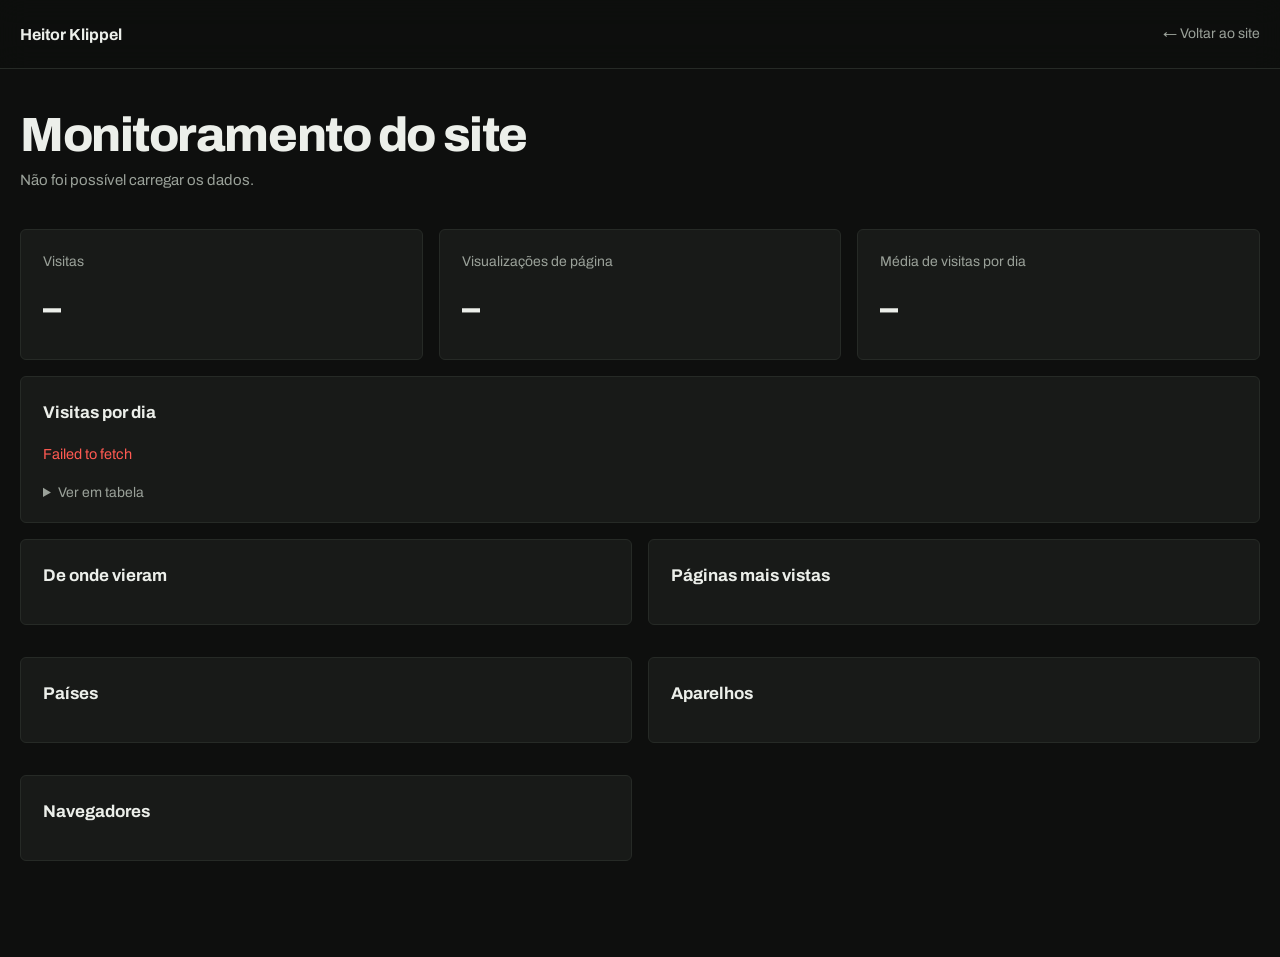
<file: monitoramento/index.html>
<!doctype html>
<html lang="pt-BR">
<head>
  <meta charset="utf-8">
  <meta name="viewport" content="width=device-width, initial-scale=1">
  <meta name="robots" content="noindex, nofollow">
  <title>Monitoramento · heitorklippel.com.br</title>
  <meta name="theme-color" content="#0e0f0e">
  <link rel="preconnect" href="https://fonts.googleapis.com">
  <link rel="preconnect" href="https://fonts.gstatic.com" crossorigin>
  <link href="https://fonts.googleapis.com/css2?family=Archivo:wght@400..800&display=swap" rel="stylesheet">
  <link rel="stylesheet" href="../styles.css">
  <style>
    .back { margin-left: auto; color: var(--muted); text-decoration: none; font-size: 14px; }
    .back:hover { color: var(--text); }
    .mon { padding: 110px 0 80px; }
    .mon h1 { margin: 0 0 8px; font-weight: 800; font-size: clamp(30px, 4vw, 48px); letter-spacing: -.03em; line-height: 1.05; }
    .mon .sub { color: var(--muted); margin: 0 0 36px; font-size: 15px; }
    .tiles { display: grid; grid-template-columns: repeat(3, 1fr); gap: 16px; margin-bottom: 16px; }
    .tile { background: var(--panel); border: 1px solid var(--line); border-radius: 6px; padding: 20px 22px; }
    .tile small { display: block; color: var(--muted); font-size: 14px; margin-bottom: 6px; }
    .tile b { font-size: 36px; font-weight: 800; letter-spacing: -.02em; color: var(--text); font-variant-numeric: tabular-nums; }
    .panel { background: var(--panel); border: 1px solid var(--line); border-radius: 6px; padding: 22px 22px 18px; margin-bottom: 16px; }
    .panel h2 { margin: 0 0 16px; font-size: 17px; font-weight: 700; }
    .chart { position: relative; }
    .chart svg { display: block; width: 100%; height: 240px; }
    .chart .grid line { stroke: var(--line); stroke-width: 1; }
    .chart .grid text, .chart .axis text { fill: var(--dim); font: 400 12px var(--font); }
    .chart .bar { fill: var(--accent); }
    .chart .hit { fill: transparent; cursor: default; }
    .chart .hit:hover + .bar, .chart .bar.on { fill: var(--accent-2); }
    .tip {
      position: absolute; pointer-events: none; transform: translate(-50%, -100%); white-space: nowrap;
      background: var(--bg); border: 1px solid var(--line-2); border-radius: 6px; padding: 8px 10px;
      font-size: 13px; color: var(--soft); opacity: 0; transition: opacity .12s;
    }
    .tip b { color: var(--text); }
    details { margin-top: 10px; font-size: 14px; color: var(--muted); }
    details summary { cursor: pointer; }
    details table { width: 100%; border-collapse: collapse; margin-top: 10px; font-variant-numeric: tabular-nums; }
    details td, details th { text-align: left; padding: 6px 0; border-bottom: 1px solid var(--line); }
    details td + td, details th + th { text-align: right; }
    .lists { display: grid; grid-template-columns: repeat(2, 1fr); gap: 16px; }
    .rank { list-style: none; margin: 0; padding: 0; }
    .rank li { position: relative; display: flex; justify-content: space-between; gap: 12px; padding: 7px 10px; margin-bottom: 4px; font-size: 14.5px; color: var(--soft); }
    .rank li span:first-child { position: relative; z-index: 1; overflow: hidden; text-overflow: ellipsis; white-space: nowrap; }
    .rank li span:last-child { position: relative; z-index: 1; color: var(--text); font-weight: 600; font-variant-numeric: tabular-nums; }
    .rank li i { position: absolute; left: 0; top: 0; bottom: 0; border-radius: 4px; background: rgba(124,201,140,.18); }
    .empty, .msg { color: var(--muted); font-size: 14.5px; }
    .msg.err { color: var(--red); }
    @media (max-width: 760px) {
      .tiles { grid-template-columns: 1fr; }
      .lists { grid-template-columns: 1fr; }
    }
  </style>
</head>
<body data-api="https://site-stats.heiklippel.workers.dev/">

<header class="top scrolled">
  <div class="wrap">
    <a class="brand" href="../">Heitor Klippel</a>
    <a class="back" href="../">← Voltar ao site</a>
  </div>
</header>

<main class="wrap mon">
  <h1>Monitoramento do site</h1>
  <p class="sub" id="sub">Carregando dados do Cloudflare Web Analytics…</p>

  <div class="tiles">
    <div class="tile"><small>Visitas</small><b id="tVisits">–</b></div>
    <div class="tile"><small>Visualizações de página</small><b id="tViews">–</b></div>
    <div class="tile"><small>Média de visitas por dia</small><b id="tAvg">–</b></div>
  </div>

  <section class="panel">
    <h2>Visitas por dia</h2>
    <div class="chart" id="chart"><p class="msg" id="msg">Carregando…</p></div>
    <details><summary>Ver em tabela</summary><table><thead><tr><th>Dia</th><th>Visitas</th><th>Páginas vistas</th></tr></thead><tbody id="table"></tbody></table></details>
  </section>

  <div class="lists">
    <section class="panel"><h2>De onde vieram</h2><ul class="rank" id="lRef"></ul></section>
    <section class="panel"><h2>Páginas mais vistas</h2><ul class="rank" id="lPages"></ul></section>
    <section class="panel"><h2>Países</h2><ul class="rank" id="lCountries"></ul></section>
    <section class="panel"><h2>Aparelhos</h2><ul class="rank" id="lDevices"></ul></section>
    <section class="panel"><h2>Navegadores</h2><ul class="rank" id="lBrowsers"></ul></section>
  </div>
</main>

<script>
(() => {
  const API = document.body.dataset.api;
  const $ = (id) => document.getElementById(id);
  const nf = new Intl.NumberFormat("pt-BR");
  const dayFmt = new Intl.DateTimeFormat("pt-BR", { day: "2-digit", month: "2-digit", timeZone: "UTC" });
  const longFmt = new Intl.DateTimeFormat("pt-BR", { weekday: "short", day: "2-digit", month: "short", timeZone: "UTC" });
  const deviceNames = { desktop: "Computador", mobile: "Celular", tablet: "Tablet" };
  const regions = new Intl.DisplayNames(["pt-BR"], { type: "region" });
  const country = (c) => { try { return c ? regions.of(c) : "Desconhecido"; } catch (e) { return c; } };

  function fail(text) {
    $("sub").textContent = "Não foi possível carregar os dados.";
    $("msg").textContent = text;
    $("msg").classList.add("err");
  }

  function rank(el, list, label = (n) => n) {
    if (!list.length) { el.innerHTML = '<li class="empty">Sem dados ainda.</li>'; return; }
    const max = Math.max(...list.map((r) => r.count));
    el.innerHTML = list.map((r) => `<li><i style="width:${(r.count / max * 100).toFixed(1)}%"></i><span>${label(r.name)}</span><span>${nf.format(r.count)}</span></li>`).join("");
  }

  function fillDays(byDay, days, updated) {
    const map = new Map(byDay.map((d) => [d.date, d]));
    const out = [];
    const end = new Date(updated);
    for (let i = days - 1; i >= 0; i--) {
      const d = new Date(Date.UTC(end.getUTCFullYear(), end.getUTCMonth(), end.getUTCDate() - i));
      const key = d.toISOString().slice(0, 10);
      out.push(map.get(key) || { date: key, visits: 0, pageviews: 0 });
    }
    return out;
  }

  function chart(days) {
    const box = $("chart");
    const W = Math.max(280, box.clientWidth), H = 240, padL = 34, padB = 26, padT = 10;
    const max = Math.max(1, ...days.map((d) => d.visits));
    const step = Math.max(1, Math.ceil(max / 4));
    const top = step * Math.ceil(max / step);
    const y = (v) => padT + (H - padT - padB) * (1 - v / top);
    const slot = (W - padL) / days.length;
    const bw = Math.max(2, slot - 2);
    let grid = "", bars = "", axis = "";
    for (let v = 0; v <= top; v += step) grid += `<line x1="${padL}" x2="${W}" y1="${y(v)}" y2="${y(v)}"/><text x="${padL - 8}" y="${y(v) + 4}" text-anchor="end">${v}</text>`;
    days.forEach((d, i) => {
      const x = padL + i * slot + 1;
      const h = Math.max(0, y(0) - y(d.visits));
      const r = Math.min(4, bw / 2, h);
      const path = h > 0
        ? `M${x},${y(0)} V${y(d.visits) + r} Q${x},${y(d.visits)} ${x + r},${y(d.visits)} H${x + bw - r} Q${x + bw},${y(d.visits)} ${x + bw},${y(d.visits) + r} V${y(0)} Z`
        : "";
      bars += `<rect class="hit" data-i="${i}" x="${x - 1}" y="${padT}" width="${slot}" height="${H - padT - padB}"/><path class="bar" d="${path}"/>`;
      if (i % (W < 600 ? 10 : 5) === 0 || i === days.length - 1) axis += `<text x="${x + bw / 2}" y="${H - 6}" text-anchor="middle">${dayFmt.format(new Date(d.date))}</text>`;
    });
    box.innerHTML = `<svg viewBox="0 0 ${W} ${H}" role="img" aria-label="Visitas por dia nos últimos ${days.length} dias"><g class="grid">${grid}</g><g>${bars}</g><g class="axis">${axis}</g></svg><div class="tip" id="tip"></div>`;
    const svg = box.querySelector("svg"), tip = $("tip");
    svg.addEventListener("pointermove", (e) => {
      const hit = e.target.closest(".hit");
      box.querySelectorAll(".bar.on").forEach((b) => b.classList.remove("on"));
      if (!hit) { tip.style.opacity = 0; return; }
      const d = days[+hit.dataset.i];
      hit.nextElementSibling.classList.add("on");
      const rb = box.getBoundingClientRect(), rh = hit.getBoundingClientRect();
      tip.innerHTML = `${longFmt.format(new Date(d.date))}<br><b>${nf.format(d.visits)}</b> visitas · ${nf.format(d.pageviews)} páginas`;
      tip.style.left = (rh.left - rb.left + rh.width / 2) + "px";
      tip.style.top = (rh.top - rb.top + 8) + "px";
      tip.style.opacity = 1;
    });
    svg.addEventListener("pointerleave", () => { tip.style.opacity = 0; box.querySelectorAll(".bar.on").forEach((b) => b.classList.remove("on")); });
    $("table").innerHTML = days.slice().reverse().map((d) => `<tr><td>${longFmt.format(new Date(d.date))}</td><td>${d.visits}</td><td>${d.pageviews}</td></tr>`).join("");
  }

  if (!API) { fail("O endereço do Worker ainda não foi configurado nesta página."); return; }

  fetch(API).then((r) => r.json()).then((s) => {
    if (s.error) throw new Error(s.error);
    const days = fillDays(s.byDay, s.days, s.updated);
    const hora = new Date(s.updated).toLocaleString("pt-BR", { timeZone: "America/Sao_Paulo", day: "2-digit", month: "2-digit", hour: "2-digit", minute: "2-digit" });
    $("sub").textContent = `Últimos ${s.days} dias · atualizado em ${hora} · dados do Cloudflare Web Analytics`;
    $("tVisits").textContent = nf.format(s.visits);
    $("tViews").textContent = nf.format(s.pageviews);
    $("tAvg").textContent = (s.visits / s.days).toLocaleString("pt-BR", { maximumFractionDigits: 1 });
    chart(days);
    let t; window.addEventListener("resize", () => { clearTimeout(t); t = setTimeout(() => chart(days), 150); });
    rank($("lRef"), s.referrers, (n) => n || "Acesso direto");
    rank($("lPages"), s.pages, (n) => n === "/" ? "Página inicial" : n);
    rank($("lCountries"), s.countries, country);
    rank($("lDevices"), s.devices, (n) => deviceNames[n] || n || "Outro");
    rank($("lBrowsers"), s.browsers, (n) => n || "Outro");
  }).catch((e) => fail(String(e.message || e)));
})();
</script>
</body>
</html>
</file>
<file: styles.css>
/* =========================================================
   Heitor Klippel · v3 · paleta grafite e verde-sinal
   ========================================================= */
:root {
  --bg: #0e0f0e;
  --bg-2: #121412;
  --panel: #181a18;
  --panel-2: #1f221f;
  --line: #262a26;
  --line-2: #343a34;
  --text: #ecefea;
  --soft: #c9cfc7;
  --muted: #9aa199;
  --dim: #6c736b;
  --accent: #7cc98c;
  --accent-2: #98d8a5;
  --on-accent: #0b1f10;
  --warn: #e0a84a;
  --red: #ff5a52;
  --max: 1240px;
  --font: "Archivo", system-ui, -apple-system, "Segoe UI", sans-serif;
  --mono: "Archivo", system-ui, -apple-system, "Segoe UI", sans-serif;
  --ease: cubic-bezier(.2, .7, .1, 1);
}

* { box-sizing: border-box; }
html { scroll-behavior: smooth; scroll-padding-top: 76px; }
body {
  margin: 0;
  background: var(--bg);
  color: var(--text);
  font: 400 17px/1.65 var(--font);
  -webkit-font-smoothing: antialiased;
  overflow-x: hidden;
}
img { max-width: 100%; height: auto; display: block; }
a { color: inherit; }
button { font: inherit; color: inherit; }
::selection { background: var(--accent); color: var(--on-accent); }

/* Language toggle: elements carry lang="pt" or lang="en" */
html[data-lang="pt"] [lang="en"]:not(html),
html[data-lang="en"] [lang="pt"]:not(html) { display: none !important; }

.wrap { width: min(var(--max), 100% - 32px); margin-inline: auto; }


/* ---------- Scroll progress ---------- */

/* ---------- Top bar ---------- */
.top {
  position: fixed; inset: 0 0 auto 0; z-index: 60;
  transition: background .3s, border-color .3s, backdrop-filter .3s;
  border-bottom: 1px solid transparent;
}
.top.scrolled {
  background: rgba(14,15,14, .78);
  backdrop-filter: blur(14px) saturate(1.2);
  border-bottom-color: var(--line);
}
.top .wrap { display: flex; align-items: center; gap: 28px; height: 68px; }
.brand {
  display: flex; align-items: center; gap: 10px; text-decoration: none;
  font: 700 16px var(--font);
}
.brand b { color: var(--accent); font-weight: 700; }
.nav { display: flex; align-items: center; gap: 26px; margin-left: auto; }
.nav a {
  position: relative; text-decoration: none;
  font: 500 14px var(--font); color: var(--muted);
  transition: color .2s; padding: 6px 0;
}
.nav a::after {
  content: ""; position: absolute; left: 0; right: 0; bottom: 0; height: 1px;
  background: var(--accent); transform: scaleX(0); transform-origin: left; transition: transform .3s var(--ease);
}
.nav a:hover, .nav a.active { color: var(--text); }
.nav a.active::after { transform: scaleX(1); }
.nav a.nav-cta { color: var(--accent); border: 1px solid rgba(124,201,140,.45); border-radius: 4px; padding: 7px 12px; }
.nav a.nav-cta::after { display: none; }
.nav a.nav-cta:hover { background: var(--accent); color: var(--on-accent); }
.lang {
  font: 600 12px var(--font); cursor: pointer;
  background: transparent; border: 1px solid var(--line-2); border-radius: 4px; padding: 7px 10px;
}
.lang:hover { border-color: var(--accent); color: var(--accent); }
.menu-btn { display: none; width: 40px; height: 40px; background: none; border: 0; cursor: pointer; position: relative; }
.menu-btn span { position: absolute; left: 10px; right: 10px; height: 2px; background: var(--text); transition: transform .3s var(--ease), top .3s; }
.menu-btn span:first-child { top: 15px; } .menu-btn span:last-child { top: 23px; }
.menu-btn[aria-expanded="true"] span:first-child { top: 19px; transform: rotate(45deg); }
.menu-btn[aria-expanded="true"] span:last-child { top: 19px; transform: rotate(-45deg); }

/* ---------- Process rail ---------- */

/* ---------- Buttons ---------- */
.btn {
  display: inline-flex; align-items: center; gap: 10px; cursor: pointer;
  font: 600 15px var(--font); text-decoration: none;
  padding: 12px 18px; border-radius: 6px; border: 1px solid var(--line-2); background: transparent;
  transition: background .2s, border-color .2s, color .2s;
}
.btn svg { width: 16px; height: 16px; transition: transform .25s var(--ease); }
.btn:hover svg { transform: translateX(3px); }
.btn.primary { background: var(--accent); border-color: var(--accent); color: var(--on-accent); }
.btn.primary:hover { background: var(--accent-2); }
.btn.ghost { background: rgba(255,255,255,.03); backdrop-filter: blur(6px); }
.btn.ghost:hover { border-color: var(--text); }

/* =========================================================
   HERO
   ========================================================= */
.hero {
  position: relative; min-height: 92svh; overflow: hidden; isolation: isolate;
  display: flex; flex-direction: column; justify-content: flex-end;
}
.hero-video { position: absolute; inset: 0; width: 100%; height: 100%; object-fit: cover; z-index: -4; filter: saturate(.75) contrast(1.05); }
.hero-shade {
  position: absolute; inset: 0; z-index: -3;
  background:
    linear-gradient(90deg, rgba(14,15,14,.96) 0%, rgba(14,15,14,.82) 42%, rgba(14,15,14,.55) 70%, rgba(14,15,14,.75) 100%),
    linear-gradient(0deg, var(--bg) 0%, rgba(14,15,14,0) 35%),
    linear-gradient(180deg, rgba(14,15,14,.85) 0%, rgba(14,15,14,0) 22%);
}
.hero-inner {
  display: grid; grid-template-columns: 1.35fr .75fr; gap: 56px; align-items: end;
  padding: 130px 0 64px;
}
.eyebrow { margin: 0 0 18px; font: 500 15px var(--font); color: var(--accent); }
.eyebrow .tick { width: 28px; height: 1px; background: var(--accent); }
.name {
  margin: 0 0 26px; font-family: var(--font); font-weight: 800;
  font-size: clamp(46px, 6.6vw, 96px); line-height: .98; letter-spacing: -.035em;
}
.name .ln { display: block; }
.lead { font-size: clamp(17px, 1.6vw, 20px); color: var(--soft); max-width: 46ch; margin: 0 0 34px; }
.cta { display: flex; flex-wrap: wrap; gap: 12px; }

/* HMI window with portrait */
.hmi {
  margin: 0; justify-self: end; width: min(340px, 100%);
  background: var(--panel); border: 1px solid var(--line-2); border-radius: 6px; overflow: hidden;
}
.hmi-body { position: relative; }
.hmi-body img { width: 100%; aspect-ratio: 2/3; object-fit: cover; }
.hmi-tag { padding: 14px 16px; border-top: 1px solid var(--line-2); font: 400 14px/1.5 var(--font); color: var(--muted); }
.hmi-tag b { display: block; font: 700 15px var(--font); color: var(--text); margin-bottom: 2px; }

/* HUD row */

/* =========================================================
   TICKER
   ========================================================= */
.ticker { border-block: 1px solid var(--line); background: var(--bg-2); }
.ticker-track { width: min(var(--max), 100% - 32px); margin-inline: auto; }
.ticker-set { display: grid; grid-template-columns: repeat(5, 1fr); list-style: none; margin: 0; padding: 0; }
.ticker-set li {
  display: flex; align-items: center; padding: 20px 18px;
  border-left: 1px solid var(--line);
  font: 600 15px/1.35 var(--font); color: var(--text);
}
.ticker-set li:first-child { border-left: 0; padding-left: 0; }

/* =========================================================
   SECTIONS
   ========================================================= */
section.block { padding: 130px 0 0; }
.sec-head { margin-bottom: 56px; }
.sec-head h2 {
  margin: 0; font-weight: 800;
  font-size: clamp(32px, 4.2vw, 54px); line-height: 1.04; letter-spacing: -.03em;
}
.sec-head p { color: var(--muted); max-width: 60ch; margin: 18px 0 0; }

/* ---------- About ---------- */
.about { display: grid; grid-template-columns: .9fr 1.1fr; gap: 72px; align-items: start; }
.focus { position: relative; margin: 0; }
.focus img { border-radius: 6px; aspect-ratio: 4/5; object-fit: cover; object-position: 20% center; filter: saturate(.9); }
.focus figcaption { font: 400 13.5px/1.5 var(--font); color: var(--muted); margin-top: 10px; }
.datasheet {
  margin: 56px 0 0; display: grid; grid-template-columns: repeat(4, 1fr);
  border-top: 1px solid var(--line); border-bottom: 1px solid var(--line);
}
.datasheet div { padding: 22px 24px; border-left: 1px solid var(--line); }
.datasheet div:first-child { border-left: 0; padding-left: 0; }
.datasheet dt { font: 600 12px var(--font); letter-spacing: .08em; text-transform: uppercase; color: var(--dim); margin-bottom: 8px; }
.datasheet dd { margin: 0; }
.datasheet dd b { display: block; font: 600 17px/1.35 var(--font); color: var(--text); }
.datasheet dd span { display: block; font-size: 14px; line-height: 1.45; color: var(--muted); margin-top: 3px; }
.about-text p { color: var(--soft); margin: 0 0 20px; }
.about-text p strong { color: var(--text); }
.about-text .statement {
  font-size: clamp(22px, 2.4vw, 31px); line-height: 1.32; color: var(--muted); letter-spacing: -.01em;
  margin-bottom: 36px; padding-bottom: 36px; border-bottom: 1px solid var(--line);
}
.about-text .statement strong { color: var(--text); font-weight: 700; }

/* ---------- Pipeline (sensor → decision) ---------- */
.pipeline { list-style: none; margin: 0 0 64px; padding: 0; display: flex; align-items: stretch; }
.node {
  position: relative; flex: 1 1 0; min-width: 0;
  background: var(--panel); border: 1px solid var(--line); border-radius: 6px; padding: 20px 18px;
}
.node svg { width: 26px; height: 26px; color: var(--accent); margin-bottom: 14px; }
.node-ix { display: none; }
.node h3 { margin: 0 0 6px; font-weight: 700; font-size: 18px; }
.node p { margin: 0; font: 400 13.5px/1.5 var(--font); color: var(--muted); }
.pipe { position: relative; flex: 0 0 34px; align-self: center; height: 2px; }
.pipe::before { content: ""; position: absolute; inset: 0; background: var(--line-2); }

.skills { display: grid; grid-template-columns: repeat(3, 1fr); gap: 0 48px; }
.skill { border-top: 1px solid var(--line); padding: 26px 0 30px; }
.skill h3 { display: flex; align-items: baseline; gap: 12px; margin: 0 0 16px; font-size: 17px; font-weight: 700; }
.skill h3 .n { font: 500 11px var(--mono); color: var(--accent); }
.skill ul { margin: 0; padding-left: 18px; }
.skill li { font: 400 15.5px/1.55 var(--font); color: var(--soft); padding: 3px 0; }
.skill li::marker { color: var(--accent); }

/* ---------- Featured project (TubIA) ---------- */
.feature {
  position: relative; display: grid; grid-template-columns: .95fr 1.25fr; gap: 24px;
  border: 1px solid var(--line); border-radius: 8px; overflow: hidden; margin-bottom: 56px;
  background: var(--panel);
}
.feature-txt { padding: 52px 8px 52px 48px; display: flex; flex-direction: column; align-items: flex-start; }
.kicker { display: inline-flex; align-items: center; gap: 10px; font: 500 12px var(--mono); color: var(--accent); margin: 0 0 16px; }
.feature h3 { margin: 0 0 18px; font-weight: 800; font-size: clamp(28px, 3vw, 40px); line-height: 1.08; letter-spacing: -.015em; }
.feature-txt > p { color: var(--soft); margin: 0 0 22px; }
.mini-stats { display: grid; grid-template-columns: 1fr 1fr; gap: 10px; width: 100%; margin: 0 0 22px; }
.mini-stats div { border: 1px solid var(--line-2); border-radius: 6px; padding: 14px 16px; background: rgba(14,15,14,.4); }
.mini-stats b { display: block; font-weight: 800; font-size: 28px; line-height: 1.1; color: var(--text); }
.mini-stats span { font: 400 12px var(--mono); color: var(--muted); }
.chips { display: flex; flex-wrap: wrap; gap: 6px; list-style: none; padding: 0; margin: 0 0 28px; }
.chips li { font: 500 11.5px var(--mono); color: var(--soft); border: 1px solid var(--line-2); border-radius: 3px; padding: 4px 9px; }
.feature-stage { display: grid; grid-template-columns: 1fr 1fr; gap: 12px; align-content: center; padding: 32px 32px 32px 0; }
.scr { width: 100%; border-radius: 4px; border: 1px solid var(--line-2); cursor: zoom-in; }
.scr.main { grid-column: 1 / -1; }
.scr.s1 { aspect-ratio: 16/10; object-fit: cover; object-position: top; }
.scr.s2 { aspect-ratio: 16/10; object-fit: cover; object-position: top; }

/* ---------- Filters + bento ---------- */
.filters { display: flex; flex-wrap: wrap; gap: 8px; margin-bottom: 22px; }
.filters button {
  display: inline-flex; align-items: center; gap: 6px; cursor: pointer;
  font: 500 14px var(--font); color: var(--muted);
  background: transparent; border: 1px solid var(--line-2); border-radius: 6px; padding: 7px 12px;
  transition: color .2s, border-color .2s;
}
.filters button:hover { color: var(--text); border-color: var(--muted); }
.filters button em { font-style: normal; font-size: 10px; color: var(--dim); }
.filters button.on { background: var(--panel-2); border-color: var(--muted); color: var(--text); }
.filters button.on em { color: var(--muted); }

.bento { display: grid; grid-template-columns: repeat(4, 1fr); gap: 16px; grid-auto-flow: dense; }
.card {
  position: relative; display: flex; flex-direction: column; text-align: left; padding: 0; cursor: pointer;
  background: var(--panel); border: 1px solid var(--line); border-radius: 6px; overflow: hidden;
  transition: border-color .2s;
}
.card:hover, .card:focus-visible { outline: none; border-color: var(--muted); }
.card.hide { display: none; }
.thumb { position: relative; height: 190px; overflow: hidden; background: #0a0b0a; flex: none; }
.thumb img { width: 100%; height: 100%; object-fit: cover; transition: transform .5s ease; }
.card:hover .thumb img { transform: scale(1.03); }
.thumb.graphic { background: linear-gradient(180deg, #141614, #0a0b0a); }
.thumb.graphic svg { width: 100%; height: 100%; display: block; }
.thumb.graphic .trace { stroke-dasharray: 600; stroke-dashoffset: 0; }
.card .body { display: flex; flex-direction: column; flex: 1; padding: 18px 20px 20px; }
.badge {
  align-self: flex-start; margin-bottom: 8px;
  font: 600 13px var(--font); color: var(--accent);
}
.card .where { font: 400 13px var(--font); color: var(--dim); margin-bottom: 8px; }
.card h3 { margin: 0 0 8px; font-size: 17px; line-height: 1.3; font-weight: 700; letter-spacing: -.005em; }
.card p { margin: 0 0 16px; font-size: 14px; line-height: 1.55; color: var(--muted); }
.card .more { margin-top: auto; font: 600 14px var(--font); color: var(--soft); }
.card.big { grid-column: span 2; flex-direction: row; }
.card.big .thumb { height: auto; flex: 0 0 56%; min-height: 300px; }
.card.big h3 { font-size: 22px; }
.card.big .body { padding: 26px 26px 24px; }

.others { margin-top: 56px; display: grid; grid-template-columns: repeat(3, 1fr); gap: 0 40px; }
.others h3 { grid-column: 1/-1; font: 500 12px var(--mono); color: var(--muted); margin: 0 0 8px; }
.others div { padding: 18px 0; border-top: 1px solid var(--line); }
.others b { display: block; font-size: 16px; margin-bottom: 4px; }
.others div > span { color: var(--muted); font-size: 14.5px; }

/* ---------- Journey (experience) ---------- */
.journey { max-width: 860px; }

.jobs { display: grid; gap: 16px; }
.job { background: var(--panel); border: 1px solid var(--line); border-radius: 6px; padding: 26px 28px; }
.job .when { font: 400 14px var(--font); color: var(--dim); margin-bottom: 8px; }
.job .when b { color: var(--soft); margin-right: 10px; font-weight: 600; }
.job h3 { margin: 0 0 4px; font-size: 22px; font-weight: 750; letter-spacing: -.01em; }
.job .org { color: var(--accent); font-weight: 600; font-size: 15px; margin-bottom: 14px; }
.job p { color: var(--soft); margin: 0 0 12px; }
.job ul:not(.chips) { margin: 0; padding-left: 18px; color: var(--muted); font-size: 15px; }
.job ul:not(.chips) li { margin-bottom: 6px; }
.job ul:not(.chips) li::marker { color: var(--accent); }
.job .chips { margin: 14px 0 0; }

/* ---------- Recognition ---------- */
.recog { display: grid; grid-template-columns: repeat(12, 1fr); gap: 16px; }
.rc { grid-column: span 4; background: var(--panel); border: 1px solid var(--line); border-radius: 10px; overflow: hidden; display: flex; flex-direction: column; transition: border-color .3s; }
.rc:hover { border-color: var(--line-2); }
.rc.wide { grid-column: span 8; }
.rc img { width: 100%; aspect-ratio: 16/10; object-fit: cover; cursor: zoom-in; filter: grayscale(.35) saturate(.9); transition: filter .5s; }
.rc:hover img { filter: none; }
.rc.wide img { aspect-ratio: 16/8; }
.rc img.on-white { object-fit: contain; background: #fff; filter: none; }
.rc .mosaic { display: grid; grid-template-columns: 1.45fr 1fr; grid-template-rows: minmax(0, 1fr); gap: 3px; height: clamp(240px, 28vw, 360px); background: var(--line); }
.rc .mosaic img { aspect-ratio: auto; width: 100%; height: 100%; min-height: 0; }
.rc .body { padding: 18px 22px 22px; }
.rc .when { font: 500 11px var(--mono); color: var(--accent); }
.rc h3 { margin: 6px 0 6px; font-size: 18px; line-height: 1.3; font-weight: 700; }
.rc p { margin: 0; font-size: 14px; color: var(--muted); line-height: 1.55; }

/* ---------- Field: loops + strips ---------- */
.loops { display: grid; grid-template-columns: 2fr 1fr; grid-template-areas: "a b" "c b"; gap: 16px; }
.loops figure { margin: 0; position: relative; border-radius: 10px; overflow: hidden; background: #0a0b0a; border: 1px solid var(--line); }
.loops .a { grid-area: a; } .loops .b { grid-area: b; } .loops .c { grid-area: c; }
.loops video { width: 100%; height: 100%; object-fit: cover; display: block; aspect-ratio: 16/9; }
.loops .b video { aspect-ratio: auto; position: absolute; inset: 0; }
.loops figcaption {
  position: absolute; left: 12px; bottom: 12px; display: inline-flex; align-items: center; gap: 8px;
  padding: 5px 10px; border-radius: 3px; background: rgba(10,11,10,.7); backdrop-filter: blur(4px);
  font: 500 13px var(--font); color: #e4e8e2;
}
.strips { margin: 16px auto 0; display: grid; gap: 22px; width: min(var(--max), 100% - 32px); }
.strip { overflow: visible; }
.strip-track { display: grid; grid-template-columns: repeat(6, 1fr); gap: 16px; }
.strip figure { position: relative; margin: 0; border-radius: 6px; overflow: hidden; cursor: zoom-in; }
.strip img { width: 100%; aspect-ratio: 4/5; object-fit: cover; }
.strip figcaption { padding: 8px 2px 0; font: 400 13.5px/1.45 var(--font); color: var(--muted); }

/* ---------- Education ---------- */
.edu { display: grid; grid-template-columns: 1fr 1fr; gap: 56px; }
.edu h3 { font: 500 12px var(--mono); color: var(--muted); margin: 0 0 8px; }
.edu .item { padding: 18px 0; border-top: 1px solid var(--line); display: flex; justify-content: space-between; gap: 16px; }
.edu .item b { display: block; font-weight: 650; }
.edu .item div > span { color: var(--muted); font-size: 15px; }
.edu .item time { font: 500 12px var(--mono); color: var(--accent); white-space: nowrap; }

/* ---------- Contact ---------- */
.contact { position: relative; overflow: hidden; margin-top: 160px; padding: 150px 0 130px; border-top: 1px solid var(--line); isolation: isolate; }
.contact-bg {
  position: absolute; inset: 0; z-index: -1;
  background:
    linear-gradient(180deg, var(--bg) 0%, rgba(14,15,14,.82) 40%, rgba(14,15,14,.92) 100%),
    url("img/porto-aereo.webp") center/cover no-repeat;
}
.contact h2 {
  margin: 0 0 20px; max-width: 22ch; font-weight: 800;
  font-size: clamp(32px, 4.2vw, 54px); line-height: 1.04; letter-spacing: -.03em;
}
.contact p { color: var(--soft); margin: 0 0 40px; max-width: 46ch; }
.mail {
  display: inline-flex; align-items: center; gap: 12px; text-decoration: none;
  font-weight: 700; font-size: clamp(22px, 3.6vw, 44px); letter-spacing: -.02em; color: var(--accent);
  word-break: break-all;
}
.mail svg { width: .7em; height: .7em; flex: none; transition: transform .3s var(--ease); }
.contact-links { margin-top: 34px; display: flex; gap: 12px; flex-wrap: wrap; }
.contact-links a {
  display: inline-flex; align-items: center; gap: 10px; text-decoration: none;
  font: 500 13px var(--mono); color: var(--soft); border: 1px solid var(--line-2); border-radius: 4px; padding: 12px 16px;
  background: rgba(14,15,14,.5); transition: border-color .2s, color .2s;
}
.contact-links a:hover { border-color: var(--accent); color: var(--accent); }
.contact-links svg { width: 18px; height: 18px; }
footer { padding: 26px 0 36px; border-top: 1px solid var(--line); font: 400 11px var(--mono); color: var(--dim); }
footer .wrap { display: flex; justify-content: space-between; gap: 16px; flex-wrap: wrap; }

/* =========================================================
   DIALOGS
   ========================================================= */
dialog {
  width: min(940px, 100% - 24px); max-height: calc(100dvh - 40px); padding: 0;
  border: 1px solid var(--line-2); border-radius: 12px; background: var(--bg-2); color: var(--text);
  box-shadow: 0 40px 120px -20px rgba(0,0,0,.9);
}
dialog[open] { animation: pop .35s var(--ease); }
@keyframes pop { from { opacity: 0; transform: translateY(16px) scale(.98); } to { opacity: 1; transform: none; } }
dialog::backdrop { background: rgba(6,7,6,.82); backdrop-filter: blur(5px); }
dialog .inner { padding: 40px 44px 44px; }
dialog .close {
  position: sticky; top: 12px; float: right; margin: 12px 12px 0 0; z-index: 2;
  width: 38px; height: 38px; border-radius: 4px; border: 1px solid var(--line-2);
  background: var(--panel); color: var(--text); font-size: 20px; cursor: pointer; line-height: 1;
}
dialog .close:hover { border-color: var(--accent); color: var(--accent); }
dialog .kicker { margin-bottom: 12px; }
dialog h3 { font-size: clamp(24px, 3vw, 34px); font-weight: 800; letter-spacing: -.015em; line-height: 1.12; margin: 0 0 16px; }
dialog p { color: var(--soft); margin: 0 0 14px; }
dialog ul { color: var(--soft); padding-left: 20px; margin: 0 0 14px; }
dialog li { margin-bottom: 6px; }
dialog li::marker { color: var(--accent); }
dialog .pics { display: grid; grid-template-columns: repeat(2, 1fr); gap: 12px; margin: 24px 0 8px; }
dialog .pics figure { margin: 0; }
dialog .pics img { border-radius: 8px; width: 100%; aspect-ratio: 4/3; object-fit: cover; cursor: zoom-in; background: #0a0b0a; border: 1px solid var(--line); }
dialog .pics img.contain { object-fit: contain; }
dialog .pics .full { grid-column: 1/-1; }
dialog .pics .full img { aspect-ratio: auto; }
dialog .pics video { width: 100%; aspect-ratio: 16/9; border-radius: 8px; background: #0a0b0a; display: block; }
dialog .cap { font: 400 13.5px/1.45 var(--font); color: var(--muted); margin-top: 8px; }
.proj { display: none; }
.proj.active { display: block; }

#lightbox { width: auto; max-width: calc(100vw - 24px); background: transparent; border: 0; box-shadow: none; }
#lightbox img { max-height: calc(100dvh - 70px); max-width: 100%; border-radius: 8px; margin: auto; }
#lightbox p { text-align: center; font: 500 12px var(--mono); color: var(--soft); margin: 12px 0 0; }

/* ---------- Reveal ---------- */
.reveal { opacity: 0; transform: translateY(26px); transition: opacity .9s var(--ease), transform .9s var(--ease); }
.reveal.in { opacity: 1; transform: none; }

/* =========================================================
   RESPONSIVE
   ========================================================= */

@media (max-width: 1100px) {
  .nav { gap: 18px; }
  .bento { grid-template-columns: repeat(2, 1fr); }
  .pipeline { flex-direction: column; }
  .node { display: grid; grid-template-columns: 44px 1fr; column-gap: 14px; align-items: start; }
  .node svg { grid-row: span 2; margin: 2px 0 0; }
  .pipe { flex: 0 0 30px; width: 2px; height: auto; align-self: flex-start; margin-left: 36px; }
  .pipe::before { background: var(--line-2); }
  .skills { grid-template-columns: 1fr 1fr; }
  .feature { grid-template-columns: 1fr; }
  .feature-txt { padding: 40px 32px 8px; }
  .feature-stage { padding: 0 32px 32px; }
}

@media (max-width: 980px) {
  .datasheet { grid-template-columns: 1fr 1fr; }
  .datasheet div { border-left: 0; padding: 18px 0; }
  .datasheet div:nth-child(n+3) { border-top: 1px solid var(--line); }
  .strip-track { grid-template-columns: repeat(3, 1fr); }
  .ticker-set { grid-template-columns: 1fr 1fr; column-gap: 20px; }
  .ticker-set li { border-left: 0; padding: 14px 0; border-top: 1px solid var(--line); }
  .ticker-set li:nth-child(-n+2) { border-top: 0; }
  .ticker-set li:last-child { grid-column: 1/-1; }
  .hero-inner { grid-template-columns: 1fr; gap: 40px; padding-top: 120px; }
  .hmi { justify-self: start; width: min(300px, 80%); }
  .about { grid-template-columns: 1fr; gap: 48px; }
  .about-media { order: 2; }
  .journey { grid-template-columns: 1fr; }
  .rc, .rc.wide { grid-column: span 6; }
  .edu { grid-template-columns: 1fr; gap: 32px; }
  .others { grid-template-columns: 1fr; }
}

@media (max-width: 860px) {
  .menu-btn { display: block; margin-left: 4px; }
  .lang { margin-left: auto; }
  .nav {
    position: fixed; top: 68px; left: 0; right: 0; flex-direction: column; align-items: stretch; gap: 0;
    background: rgba(14,15,14,.97); backdrop-filter: blur(14px); border-bottom: 1px solid var(--line);
    padding: 8px 16px 20px; display: none;
  }
  .nav.open { display: flex; }
  .nav a { padding: 16px 0; font-size: 13px; border-bottom: 1px solid var(--line); }
  .nav a::after { display: none; }
  .nav a.nav-cta { margin-top: 14px; text-align: center; }
  .top { background: rgba(14,15,14,.6); backdrop-filter: blur(10px); }
}

@media (max-width: 640px) {
  body { font-size: 16px; }
  section.block { padding-top: 104px; }
  .sec-head h2, .contact h2 { font-size: clamp(26px, 8vw, 40px); hyphens: auto; overflow-wrap: break-word; }
  .name { font-size: clamp(40px, 13vw, 64px); }
  .sec-head { margin-bottom: 40px; }
  .bento { grid-template-columns: 1fr; }
  .card.big { grid-column: auto; flex-direction: column; }
  .card.big .thumb { flex: none; height: 200px; min-height: 0; }
  .card.big h3 { font-size: 19px; }
  .skills { grid-template-columns: 1fr; }
  .feature-txt { padding: 32px 22px 4px; }
  .feature-stage { padding: 0 16px 20px; }
  .strip-track { grid-template-columns: repeat(2, 1fr); }
  .rc, .rc.wide { grid-column: 1/-1; }
  .rc.wide img { aspect-ratio: 16/10; }
  .rc .mosaic { height: 300px; }
  .rc .mosaic img { aspect-ratio: auto; }
  .loops { grid-template-columns: 1fr; grid-template-areas: "a" "b" "c"; }
  .loops .b video { aspect-ratio: 4/5; position: static; }
  .job { padding: 22px 20px; }
  dialog .inner { padding: 24px 20px 30px; }
  dialog .pics { grid-template-columns: 1fr; }
  .edu .item { flex-direction: column; gap: 4px; }
  .contact { padding: 110px 0 90px; margin-top: 110px; }
}

@media (prefers-reduced-motion: reduce) {
  html { scroll-behavior: auto; }
  *, *::before, *::after { animation-duration: .001ms !important; animation-iteration-count: 1 !important; transition-duration: .001ms !important; }
  .reveal { opacity: 1; transform: none; }
  .strip { overflow-x: auto; }
}
</file>
